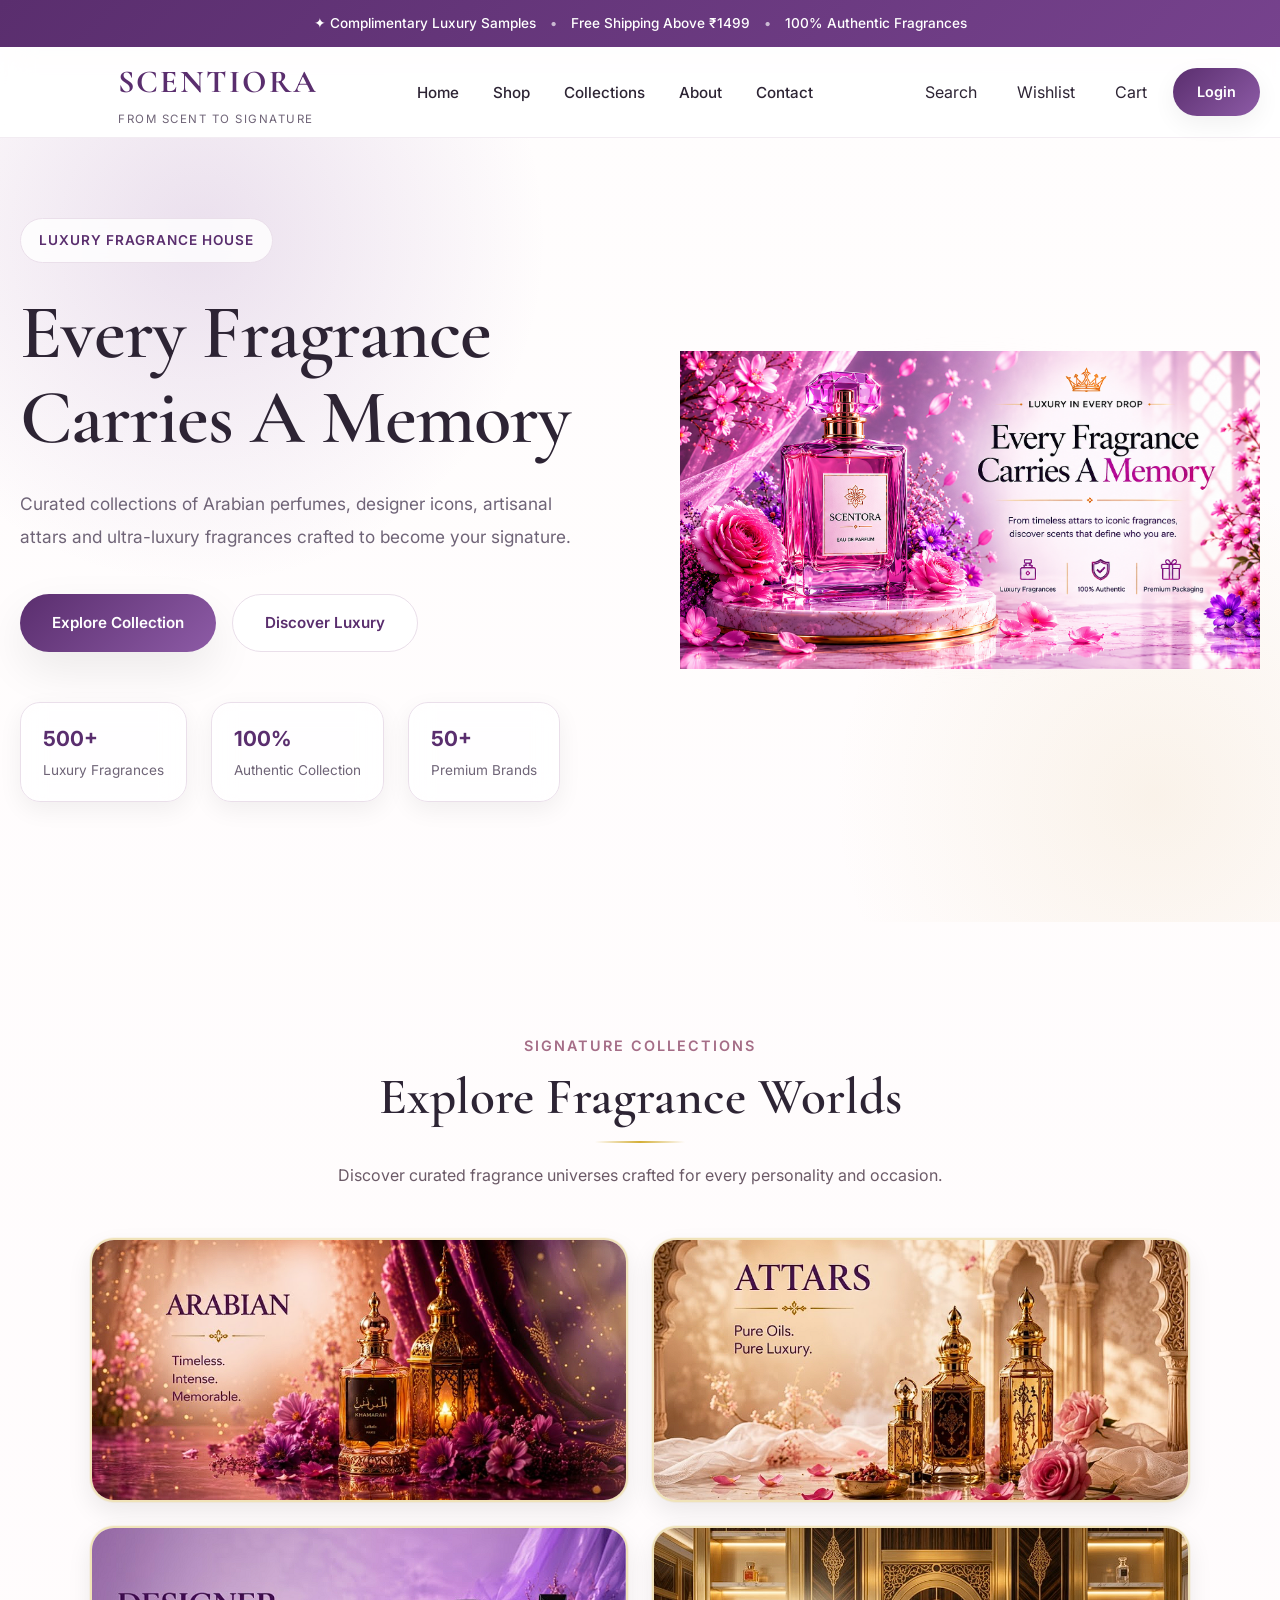
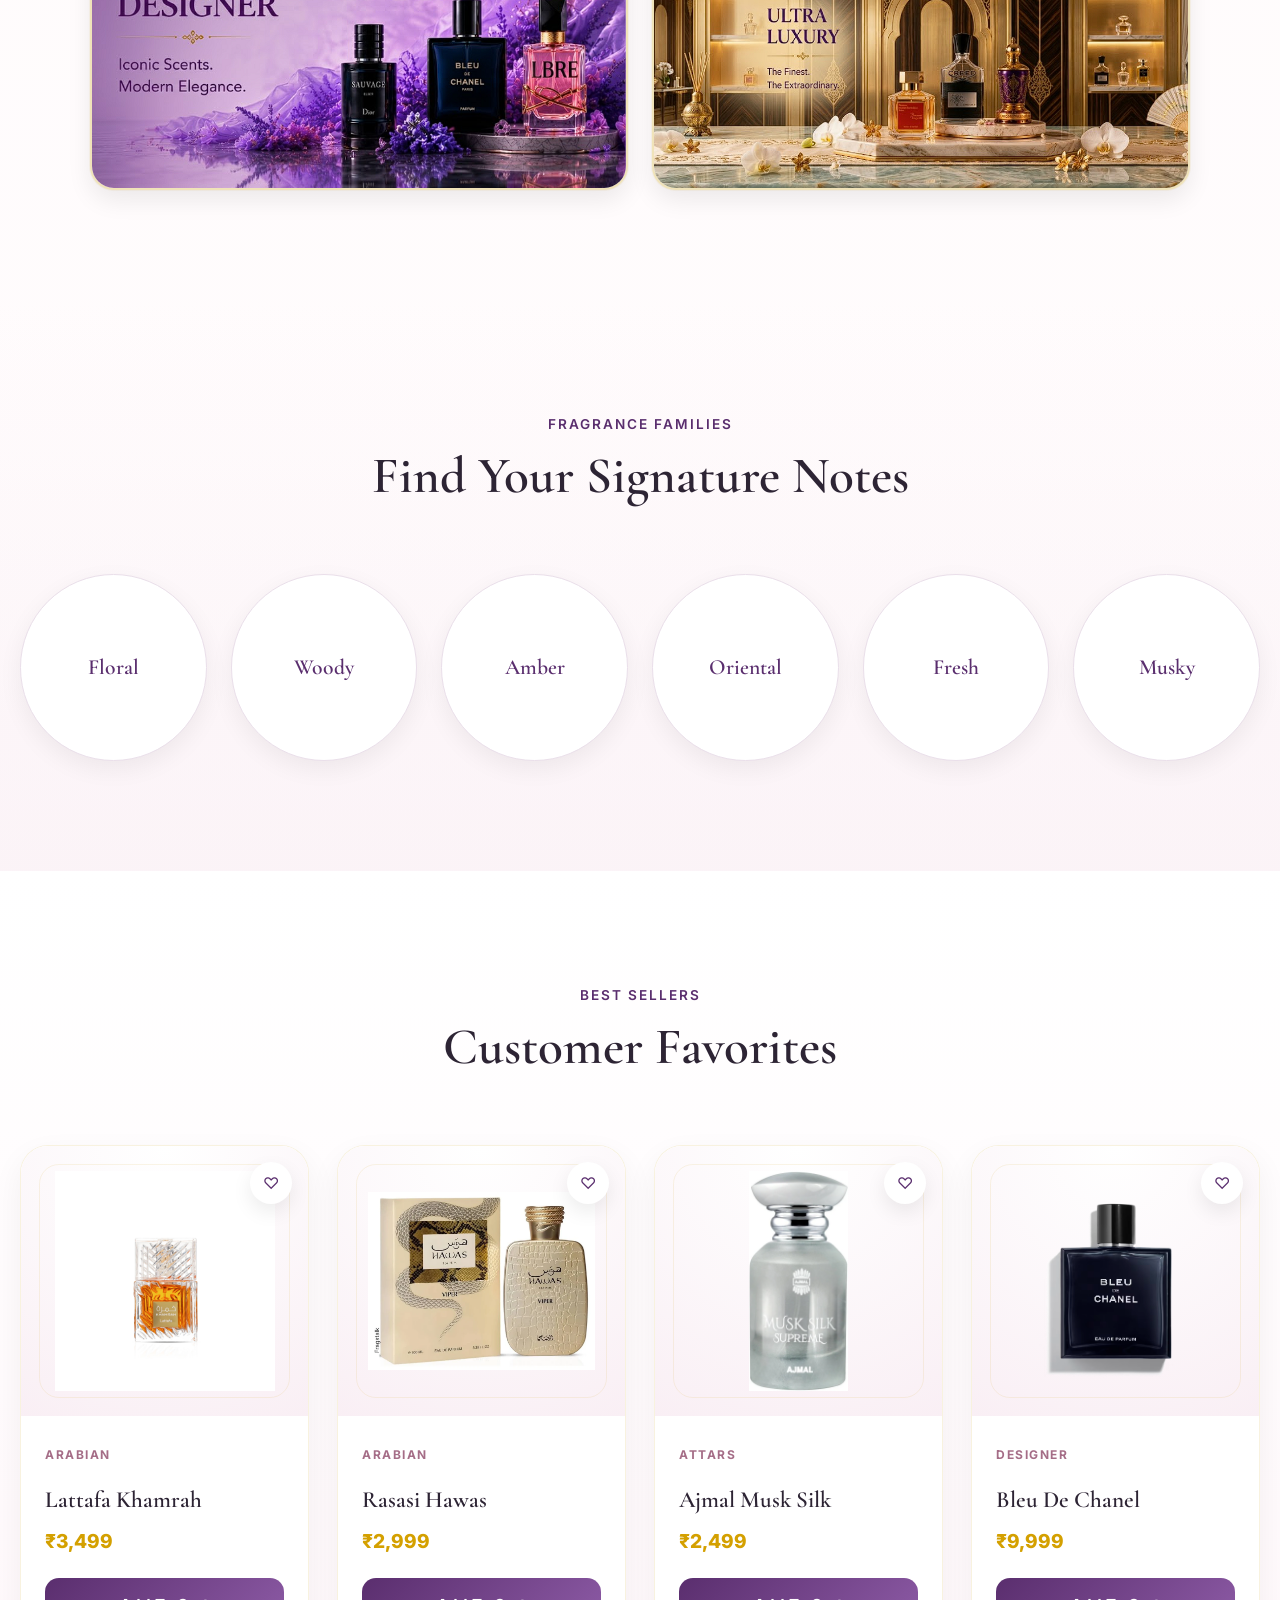
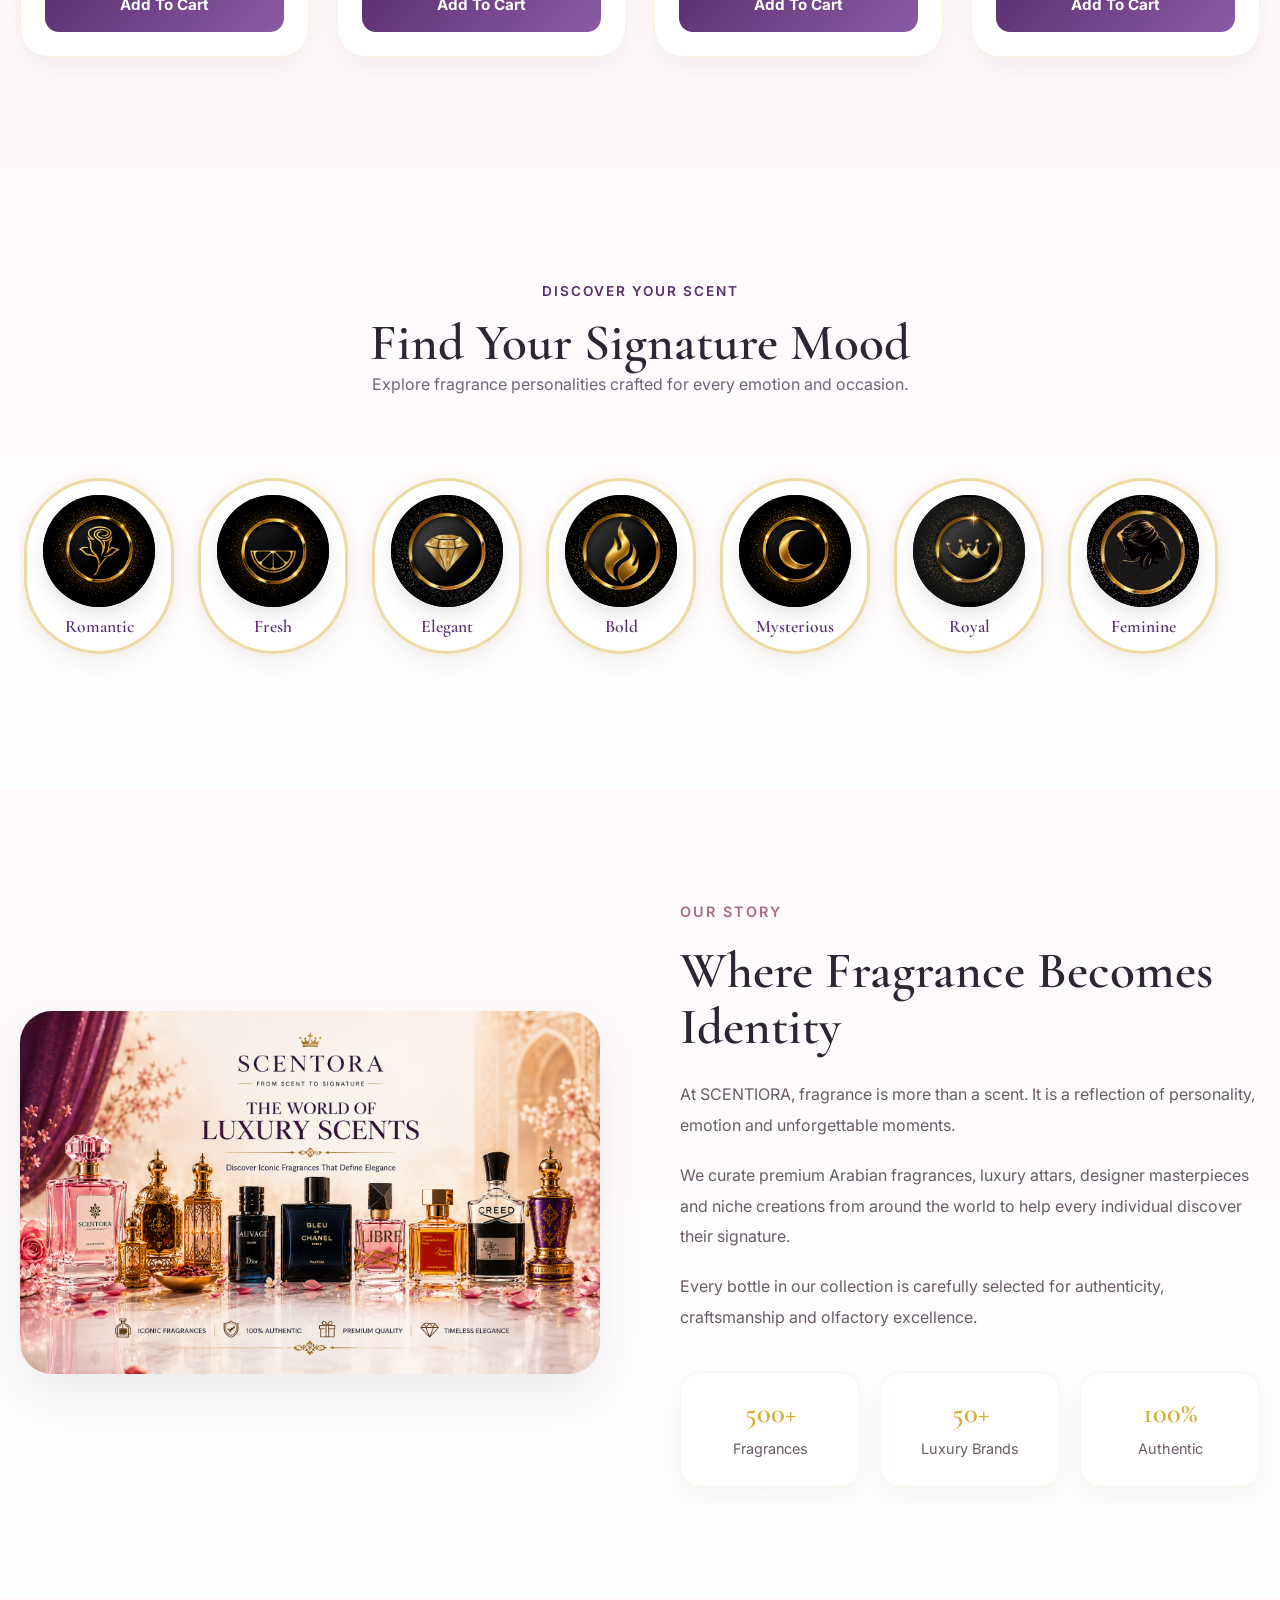
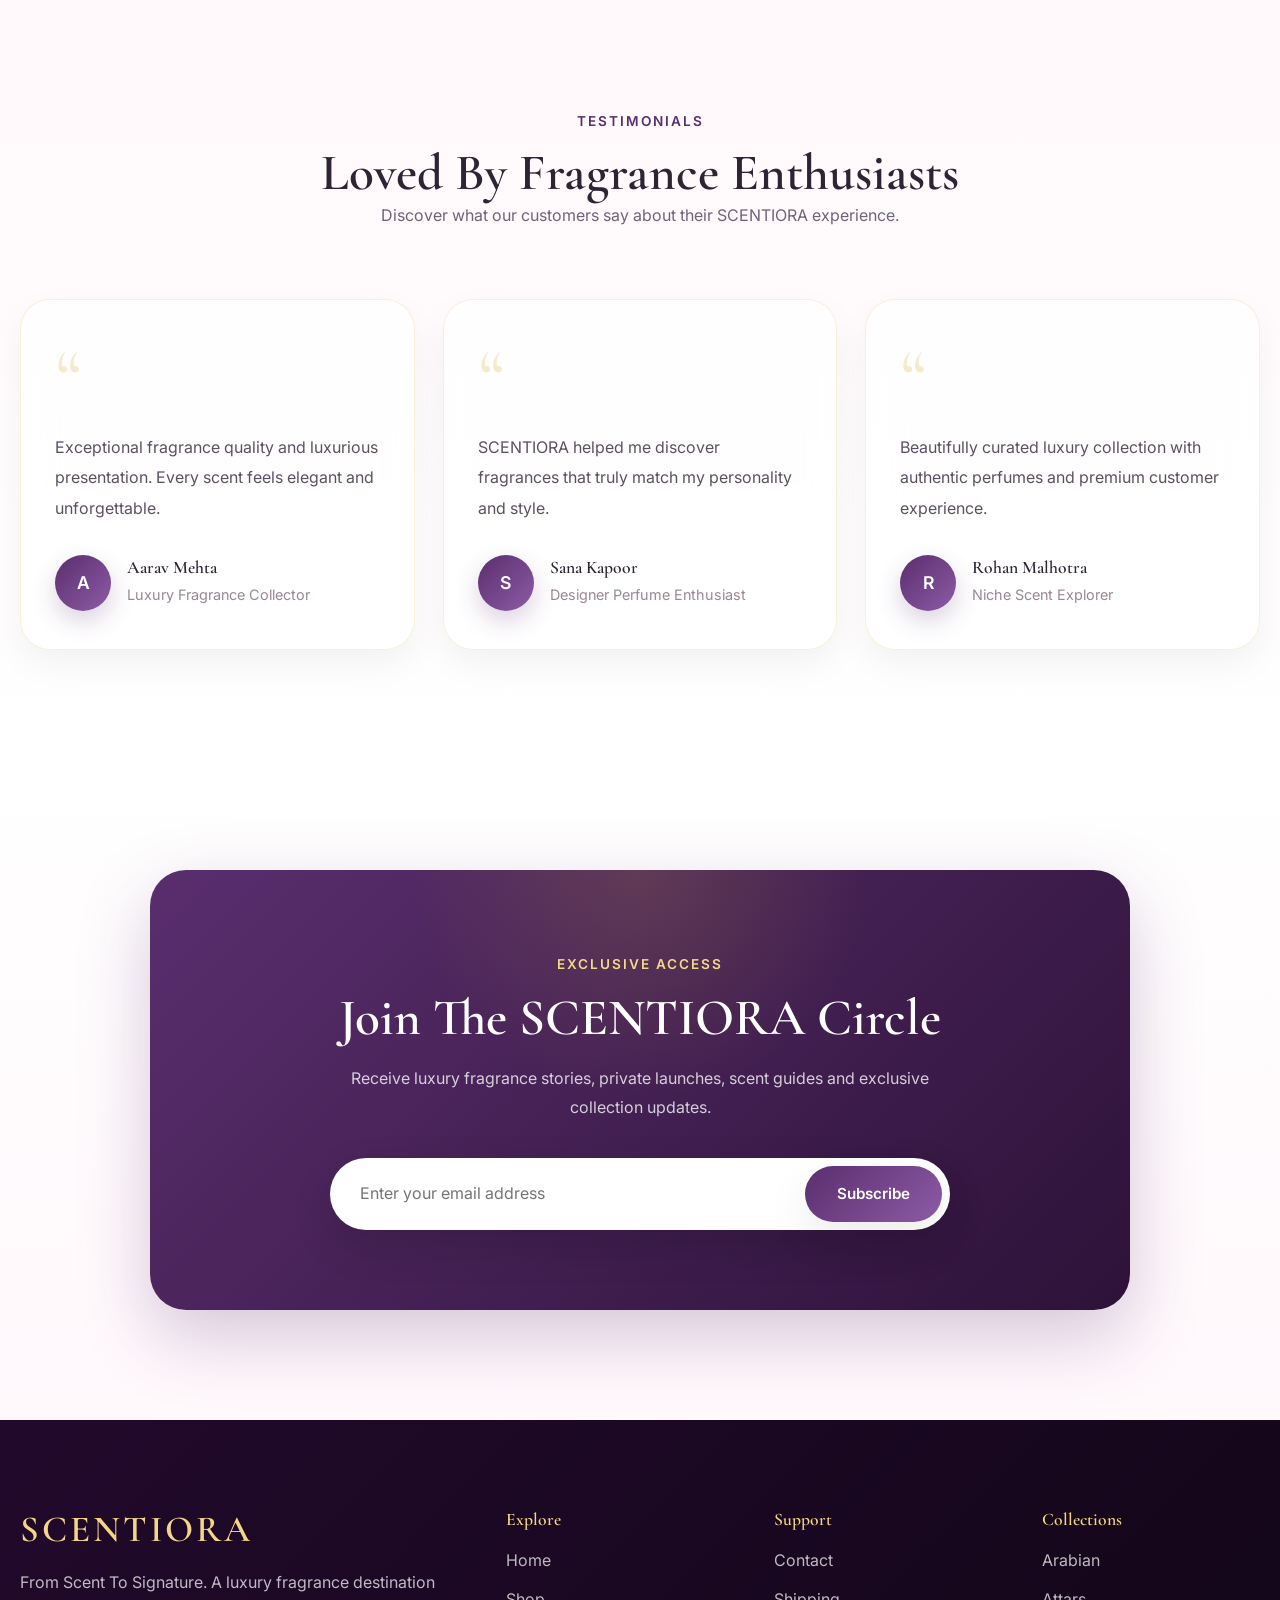
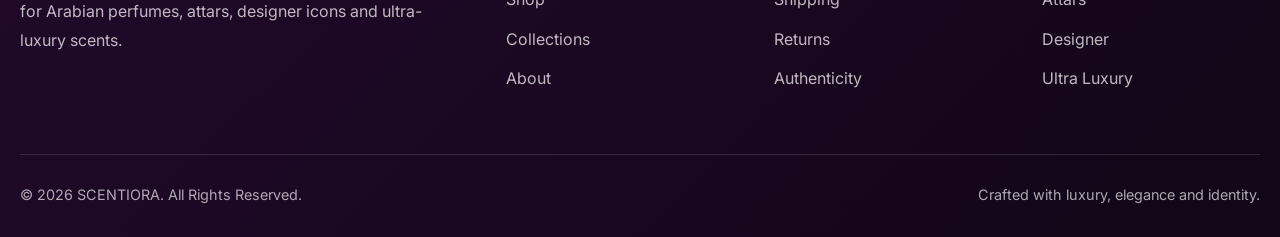
<file: index.html>
<!DOCTYPE html>
<html lang="en">
<head>
  <meta charset="UTF-8">
  <meta name="viewport" content="width=device-width, initial-scale=1.0">

  <title>SCENTIORA | From Scent to Signature</title>
  <link rel="icon" type="image/png" href="./images/collections/hero/fevicon.png">

  <meta
    name="description"
    content="Explore Arabian fragrances, Designer perfumes, Attars, and Ultra Luxury collections. Discover your signature scent with SCENTIORA."
  >

  <link rel="preconnect" href="https://fonts.googleapis.com">
  <link rel="preconnect" href="https://fonts.gstatic.com" crossorigin>

  <link
    href="https://fonts.googleapis.com/css2?family=Cormorant+Garamond:wght@400;500;600;700&family=Inter:wght@300;400;500;600&display=swap"
    rel="stylesheet"
  >

  <link rel="stylesheet" href="./css/style.css">
</head>

<body>

  <!-- Announcement Bar -->
  <div class="announcement-bar">
    <div class="container">
      <p>
        ✦ Complimentary Luxury Samples
        <span>•</span>
        Free Shipping Above ₹1499
        <span>•</span>
        100% Authentic Fragrances
      </p>
    </div>
  </div>

  <!-- Header -->
  <header class="header">

    <div class="container">

      <nav class="navbar">

        <a href="index.html" class="logo">
          <span><a href="index.html" class="logo">
                <span>SCENTIORA</span>
                <small>FROM SCENT TO SIGNATURE</small>
              </a>

        <ul class="nav-links">

          <li>
            <a href="index.html">Home</a>
          </li>

          <li>
            <a href="shop.html">Shop</a>
          </li>

          <li>
            <a href="product.html">Collections</a>
          </li>

          <li>
            <a href="about.html">About</a>
          </li>

          <li>
            <a href="contact.html">Contact</a>
          </li>

        </ul>

        <div class="nav-actions">

          <button class="icon-btn" id="search-btn">
            Search
          </button>

          <button class="icon-btn" id="wishlist-btn">
            Wishlist
          </button>

          <button class="icon-btn" id="cart-btn">
            Cart
          </button>

          <a href="login.html" class="login-btn">
            Login
          </a>

        </div>

      </nav>

    </div>

  </header>

  <main>

    <!-- Hero Section -->
    <section class="hero">

      <div class="container hero-container">

        <div class="hero-content">

          <span class="hero-tag">
            Luxury Fragrance House
          </span>

          <h1>
            Every Fragrance<br>
            Carries A Memory
          </h1>

          <p>
            Curated collections of Arabian perfumes,
            designer icons, artisanal attars and
            ultra-luxury fragrances crafted to become
            your signature.
          </p>

          <div class="hero-buttons">

            <a href="shop.html" class="btn btn-primary">
              Explore Collection
            </a>

            <a href="#collections" class="btn btn-secondary">
              Discover Luxury
            </a>

          </div>
              <div class="hero-highlights">
              <div class="hero-stat">
                <strong>500+</strong>
                <span>Luxury Fragrances</span>
              </div>

              <div class="hero-stat">
                <strong>100%</strong>
                <span>Authentic Collection</span>
              </div>

              <div class="hero-stat">
                <strong>50+</strong>
                <span>Premium Brands</span>
              </div>
            </div>
        </div>

        <div class="hero-image">

          <img
            src="images\collections\hero\scentoraheromain.png"
            alt="Scentora Luxury Fragrance"
          >

        </div>

      </div>

    </section>

 <!-- Collections -->

<section class="collections section" id="collections">

  <div class="container">

    <div class="section-header">
      <span>Signature Collections</span>
      <h2>Explore Fragrance Worlds</h2>
      <p>
        Discover curated fragrance universes crafted for every personality and occasion.
      </p>
    </div>

    <div class="collections-grid">

      <a href="#" class="collection-card">
        <img
          src="./images/collections/arabian1.png"
          alt="Arabian Collection"
        >
      </a>

      <a href="#" class="collection-card">
        <img
          src="./images/collections/attars1.png"
          alt="Attars Collection"
        >
      </a>

      <a href="#" class="collection-card">
        <img
          src="./images/collections/designers1.png"
          alt="Designer Collection"
        >
      </a>

      <a href="#" class="collection-card">
        <img
          src="./images/collections/ultraluxury1.png"
          alt="Ultra Luxury Collection"
        >
      </a>

    </div>

  </div>

</section>

    <!-- Fragrance Families -->
    <section class="families section">

      <div class="container">

        <div class="section-header">

          <span>Fragrance Families</span>

          <h2>
            Find Your Signature Notes
          </h2>

        </div>

        <div class="family-grid">

          <div class="family-card">Floral</div>
          <div class="family-card">Woody</div>
          <div class="family-card">Amber</div>
          <div class="family-card">Oriental</div>
          <div class="family-card">Fresh</div>
          <div class="family-card">Musky</div>

        </div>

      </div>

    </section>

    <!-- Best Sellers -->
    <section class="best-sellers section">

      <div class="container">

        <div class="section-header">

          <span>Best Sellers</span>

          <h2>
            Customer Favorites
          </h2>

        </div>

        <div
          class="products-grid"
          id="featured-products"
        ></div>

      </div>

    </section>

    <!-- Discover -->
<section class="discover section">

  <div class="container">

    <div class="section-header">
      <span>Discover Your Scent</span>
      <h2>Find Your Signature Mood</h2>
      <p>
        Explore fragrance personalities crafted for every emotion and occasion.
      </p>
    </div>

    <div class="mood-strip">

      <article class="mood-pill">
        <div class="mood-pill-icon">
          <img src="images\logos\romantic1.jpg" alt="Romantic">
        </div>
        <h3>Romantic</h3>
      </article>

      <article class="mood-pill">
        <div class="mood-pill-icon">
          <img src="images/logos/fresh.png" alt="Fresh">
        </div>
        <h3>Fresh</h3>
      </article>

      <article class="mood-pill">
        <div class="mood-pill-icon">
          <img src="images/logos/elegant.jpg" alt="Elegant">
        </div>
        <h3>Elegant</h3>
      </article>

      <article class="mood-pill">
        <div class="mood-pill-icon">
          <img src="images/logos/bold.png" alt="Bold">
        </div>
        <h3>Bold</h3>
      </article>

      <article class="mood-pill">
        <div class="mood-pill-icon">
          <img src="images/logos/mysterious.png" alt="Mysterious">
        </div>
        <h3>Mysterious</h3>
      </article>

      <article class="mood-pill">
        <div class="mood-pill-icon">
          <img src="images/logos/royal.jpg" alt="Royal">
        </div>
        <h3>Royal</h3>
      </article>

      <article class="mood-pill">
        <div class="mood-pill-icon">
          <img src="images/logos/feminine.jpg" alt="Feminine">
        </div>
        <h3>Feminine</h3>
      </article>

    </div>

  </div>

</section>

    <!-- Brand Story -->
          

        <section class="about section">

          <div class="container">

            <div class="about-wrapper">

              <div class="about-image">

                <img
                  src="./images/collections/hero/perfumes.png"
                  alt="Scentora Luxury Fragrances"
                >

              </div>

              <div class="about-content">

                <span>Our Story</span>

                <h2>
                  Where Fragrance Becomes Identity
                </h2>

                <p>
                  At SCENTIORA, fragrance is more than a scent.
                  It is a reflection of personality, emotion and
                  unforgettable moments.
                </p>

                <p>
                  We curate premium Arabian fragrances, luxury
                  attars, designer masterpieces and niche
                  creations from around the world to help every
                  individual discover their signature.
                </p>

                <p>
                  Every bottle in our collection is carefully
                  selected for authenticity, craftsmanship and
                  olfactory excellence.
                </p>

                <div class="about-stats">

                  <div class="stat-card">
                    <h3>500+</h3>
                    <p>Fragrances</p>
                  </div>

                  <div class="stat-card">
                    <h3>50+</h3>
                    <p>Luxury Brands</p>
                  </div>

                  <div class="stat-card">
                    <h3>100%</h3>
                    <p>Authentic</p>
                  </div>

                </div>

              </div>

            </div>

          </div>

        </section>

        <!-- Testimonials -->

<section class="testimonials section">

  <div class="container">

    <div class="section-header">

      <span>Testimonials</span>

      <h2>
        Loved By Fragrance Enthusiasts
      </h2>

      <p>
        Discover what our customers say about their SCENTIORA experience.
      </p>

    </div>

    <div class="testimonial-grid">

      <!-- Card 1 -->

      <article class="testimonial-card">

        <div class="quote-icon">“</div>

        <p>
          Exceptional fragrance quality and luxurious presentation.
          Every scent feels elegant and unforgettable.
        </p>

        <div class="testimonial-user">

          <div class="user-avatar">
            A
          </div>

          <div>

            <h4>Aarav Mehta</h4>

            <span>Luxury Fragrance Collector</span>

          </div>

        </div>

      </article>

      <!-- Card 2 -->

      <article class="testimonial-card">

        <div class="quote-icon">“</div>

        <p>
          SCENTIORA helped me discover fragrances that truly
          match my personality and style.
        </p>

        <div class="testimonial-user">

          <div class="user-avatar">
            S
          </div>

          <div>

            <h4>Sana Kapoor</h4>

            <span>Designer Perfume Enthusiast</span>

          </div>

        </div>

      </article>

      <!-- Card 3 -->

      <article class="testimonial-card">

        <div class="quote-icon">“</div>

        <p>
          Beautifully curated luxury collection with authentic
          perfumes and premium customer experience.
        </p>

        <div class="testimonial-user">

          <div class="user-avatar">
            R
          </div>

          <div>

            <h4>Rohan Malhotra</h4>

            <span>Niche Scent Explorer</span>

          </div>

        </div>

      </article>

    </div>

  </div>

</section>

  <!-- Newsletter -->
<section class="newsletter section">

  <div class="container">

    <div class="newsletter-box">

      <span>Exclusive Access</span>

      <h2>
        Join The SCENTIORA Circle
      </h2>

      <p>
        Receive luxury fragrance stories, private launches, scent guides and exclusive collection updates.
      </p>

      <form class="newsletter-form">

        <input
          type="email"
          placeholder="Enter your email address"
          required
        >

        <button type="submit" class="btn btn-primary">
          Subscribe
        </button>

      </form>

    </div>

  </div>

</section>

<!-- Footer -->
<footer class="footer">

  <div class="container">

    <div class="footer-grid">

      <div class="footer-brand">
        <h3>SCENTIORA</h3>
        <p>
          From Scent To Signature. A luxury fragrance destination for Arabian perfumes, attars, designer icons and ultra-luxury scents.
        </p>
      </div>

      <div class="footer-column">
        <h4>Explore</h4>
        <a href="index.html">Home</a>
        <a href="shop.html">Shop</a>
        <a href="#collections">Collections</a>
        <a href="about.html">About</a>
      </div>

      <div class="footer-column">
        <h4>Support</h4>
        <a href="contact.html">Contact</a>
        <a href="#">Shipping</a>
        <a href="#">Returns</a>
        <a href="#">Authenticity</a>
      </div>

      <div class="footer-column">
        <h4>Collections</h4>
        <a href="#">Arabian</a>
        <a href="#">Attars</a>
        <a href="#">Designer</a>
        <a href="#">Ultra Luxury</a>
      </div>

    </div>

    <div class="footer-bottom">
      <p>© 2026 SCENTIORA. All Rights Reserved.</p>
      <span>Crafted with luxury, elegance and identity.</span>
    </div>

  </div>

</footer>

  <script src="./js/products.js"></script>
<script src="./js/app.js"></script>

</body>
</html>
</file>
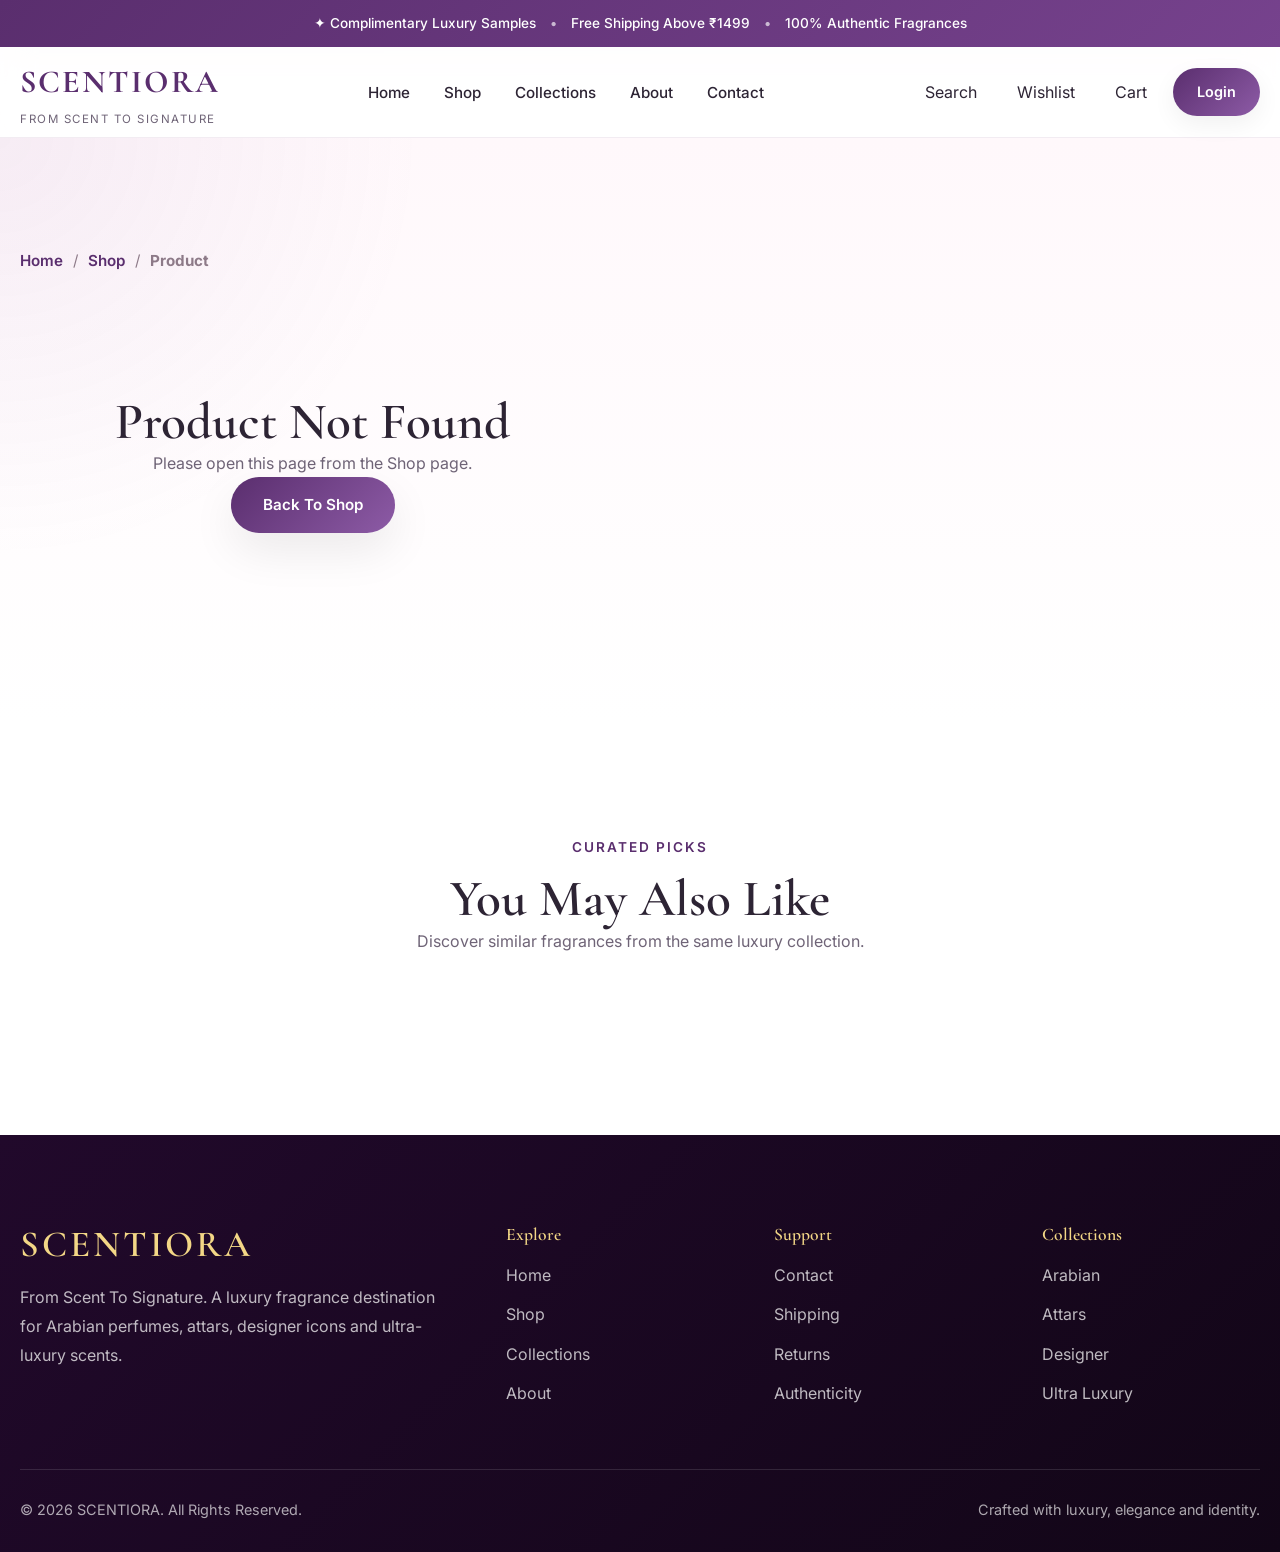
<file: product.html>
<!DOCTYPE html>
<html lang="en">
<head>
  <meta charset="UTF-8">
  <meta name="viewport" content="width=device-width, initial-scale=1.0">

  <title>Product Details | SCENTIORA</title>
  <link rel="icon" type="image/png" href="./images/collections/hero/fevicon.png">


  <meta
    name="description"
    content="View luxury fragrance details, price, collection and product information at SCENTIORA."
  >

  <link rel="preconnect" href="https://fonts.googleapis.com">
  <link rel="preconnect" href="https://fonts.gstatic.com" crossorigin>

  <link
    href="https://fonts.googleapis.com/css2?family=Cormorant+Garamond:wght@400;500;600;700&family=Inter:wght@300;400;500;600&display=swap"
    rel="stylesheet"
  >

  <link rel="stylesheet" href="./css/style.css">
</head>

<body>

  <div class="announcement-bar">
    <div class="container">
      <p>
        ✦ Complimentary Luxury Samples
        <span>•</span>
        Free Shipping Above ₹1499
        <span>•</span>
        100% Authentic Fragrances
      </p>
    </div>
  </div>

  <header class="header">
    <div class="container">

      <nav class="navbar">

        <a href="index.html" class="logo">
          <span>SCENTIORA</span>
          <small>FROM SCENT TO SIGNATURE</small>
        </a>

        <ul class="nav-links">
          <li><a href="index.html">Home</a></li>
          <li><a href="shop.html">Shop</a></li>
          <li><a href="index.html#collections">Collections</a></li>
          <li><a href="about.html">About</a></li>
          <li><a href="contact.html">Contact</a></li>
        </ul>

        <div class="nav-actions">
          <button class="icon-btn" id="search-btn">Search</button>
          <button class="icon-btn" id="wishlist-btn">Wishlist</button>
          <button class="icon-btn" id="cart-btn">Cart</button>
          <a href="login.html" class="login-btn">Login</a>
        </div>

      </nav>

    </div>
  </header>

  <main>

    <section class="product-detail section">

      <div class="container">

        <div class="breadcrumb">
          <a href="index.html">Home</a>
          <span>/</span>
          <a href="shop.html">Shop</a>
          <span>/</span>
          <strong id="breadcrumbProduct">Product</strong>
        </div>

        <div class="product-detail-layout" id="productDetail"></div>

      </div>

    </section>

    <section class="related-products section">

      <div class="container">

        <div class="section-header">
          <span>Curated Picks</span>
          <h2>You May Also Like</h2>
          <p>
            Discover similar fragrances from the same luxury collection.
          </p>
        </div>

        <div class="products-grid" id="relatedProducts"></div>

      </div>

    </section>

  </main>

  <footer class="footer">

    <div class="container">

      <div class="footer-grid">

        <div class="footer-brand">
          <h3>SCENTIORA</h3>
          <p>
            From Scent To Signature. A luxury fragrance destination for Arabian perfumes, attars, designer icons and ultra-luxury scents.
          </p>
        </div>

        <div class="footer-column">
          <h4>Explore</h4>
          <a href="index.html">Home</a>
          <a href="shop.html">Shop</a>
          <a href="index.html#collections">Collections</a>
          <a href="about.html">About</a>
        </div>

        <div class="footer-column">
          <h4>Support</h4>
          <a href="contact.html">Contact</a>
          <a href="#">Shipping</a>
          <a href="#">Returns</a>
          <a href="#">Authenticity</a>
        </div>

        <div class="footer-column">
          <h4>Collections</h4>
          <a href="shop.html?category=arabian">Arabian</a>
          <a href="shop.html?category=attars">Attars</a>
          <a href="shop.html?category=designer">Designer</a>
          <a href="shop.html?category=ultra-luxury">Ultra Luxury</a>
        </div>

      </div>

      <div class="footer-bottom">
        <p>© 2026 SCENTIORA. All Rights Reserved.</p>
        <span>Crafted with luxury, elegance and identity.</span>
      </div>

    </div>

  </footer>

  <script src="./js/products.js"></script>
  <script src="./js/product.js"></script>

</body>
</html>
</file>
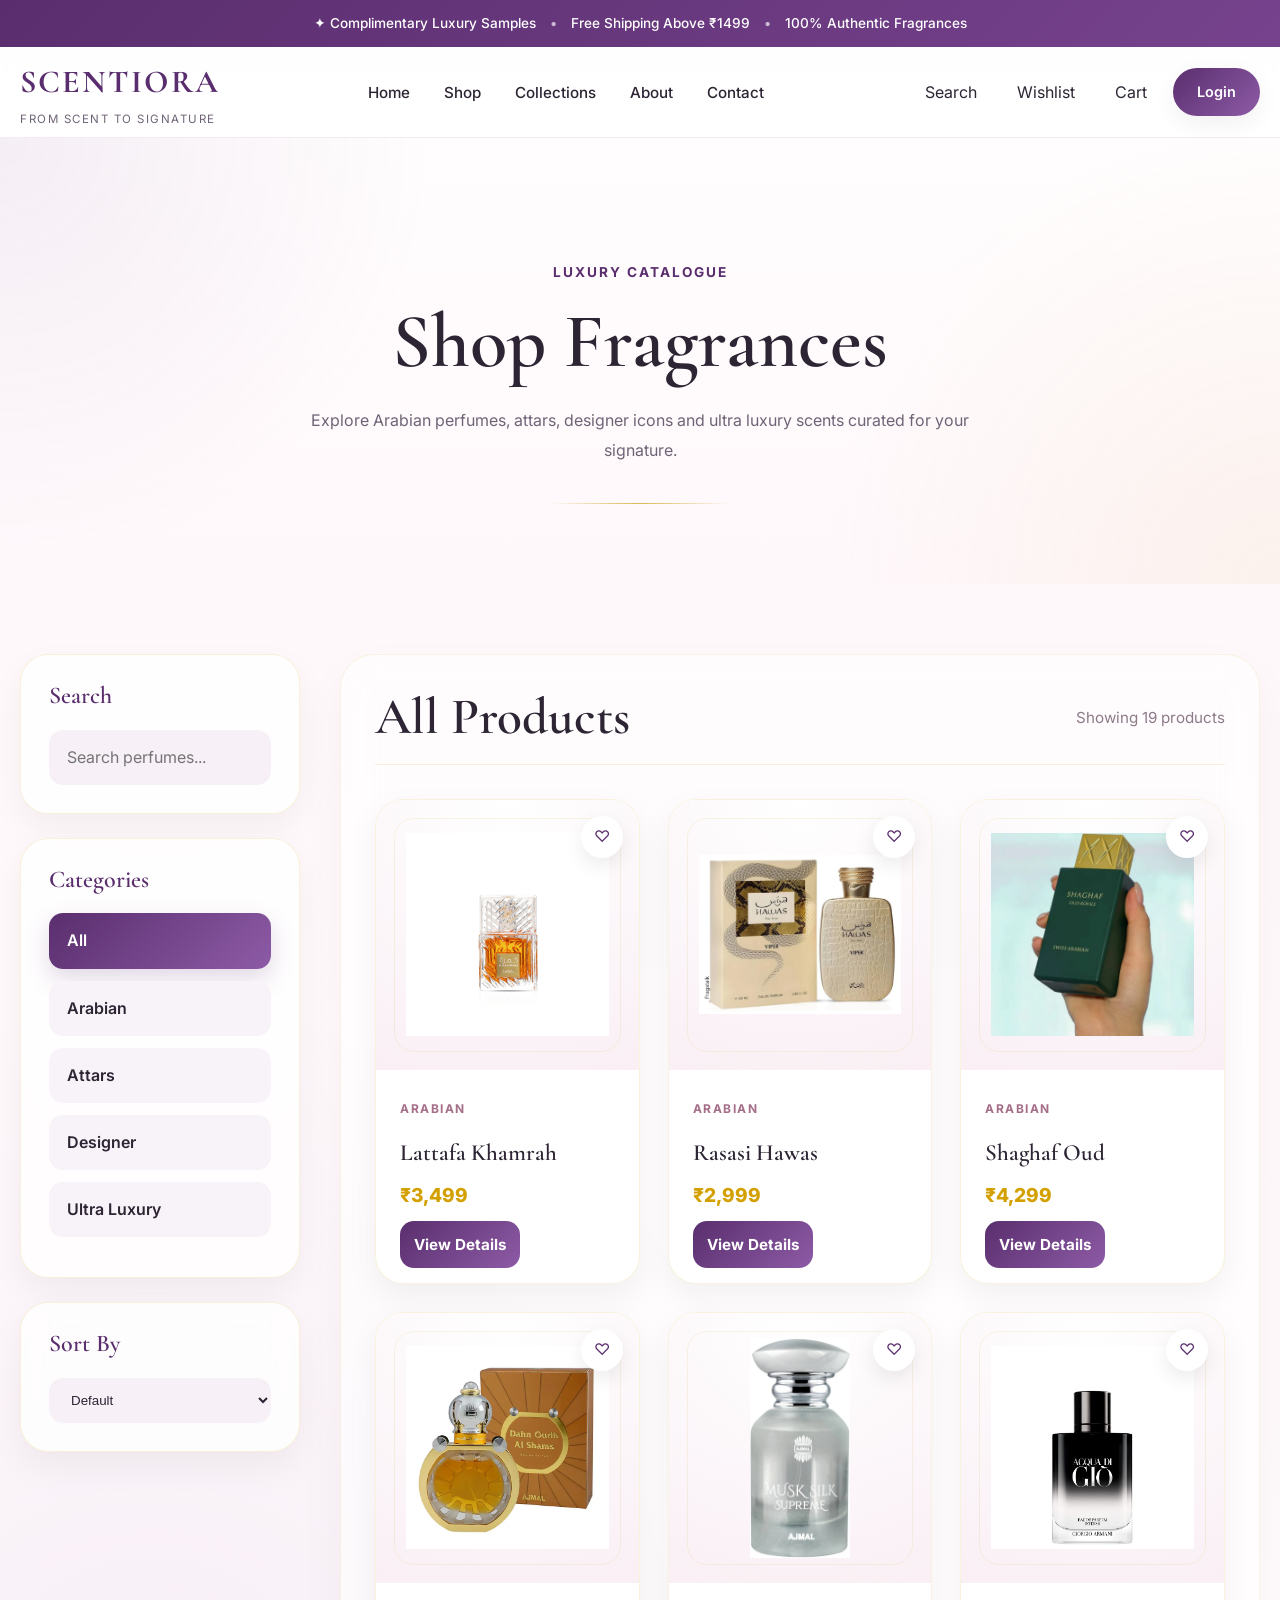
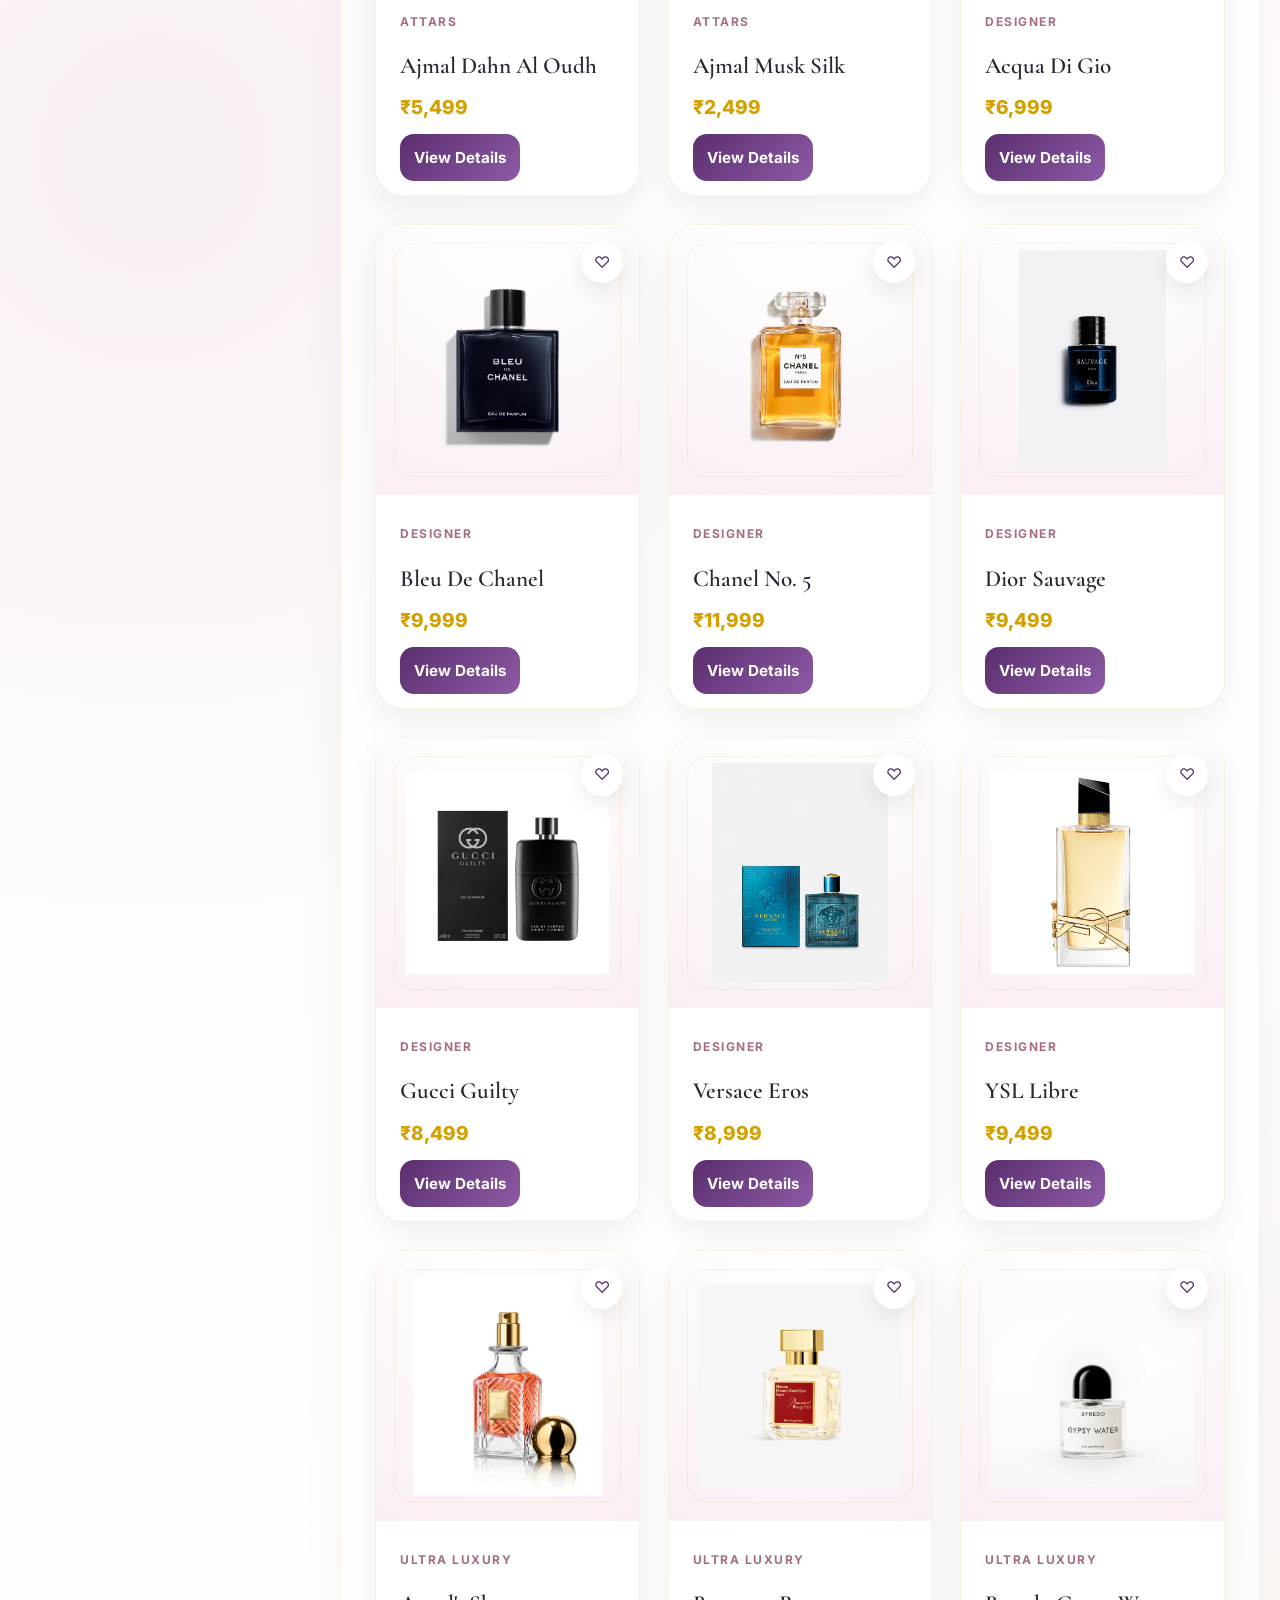
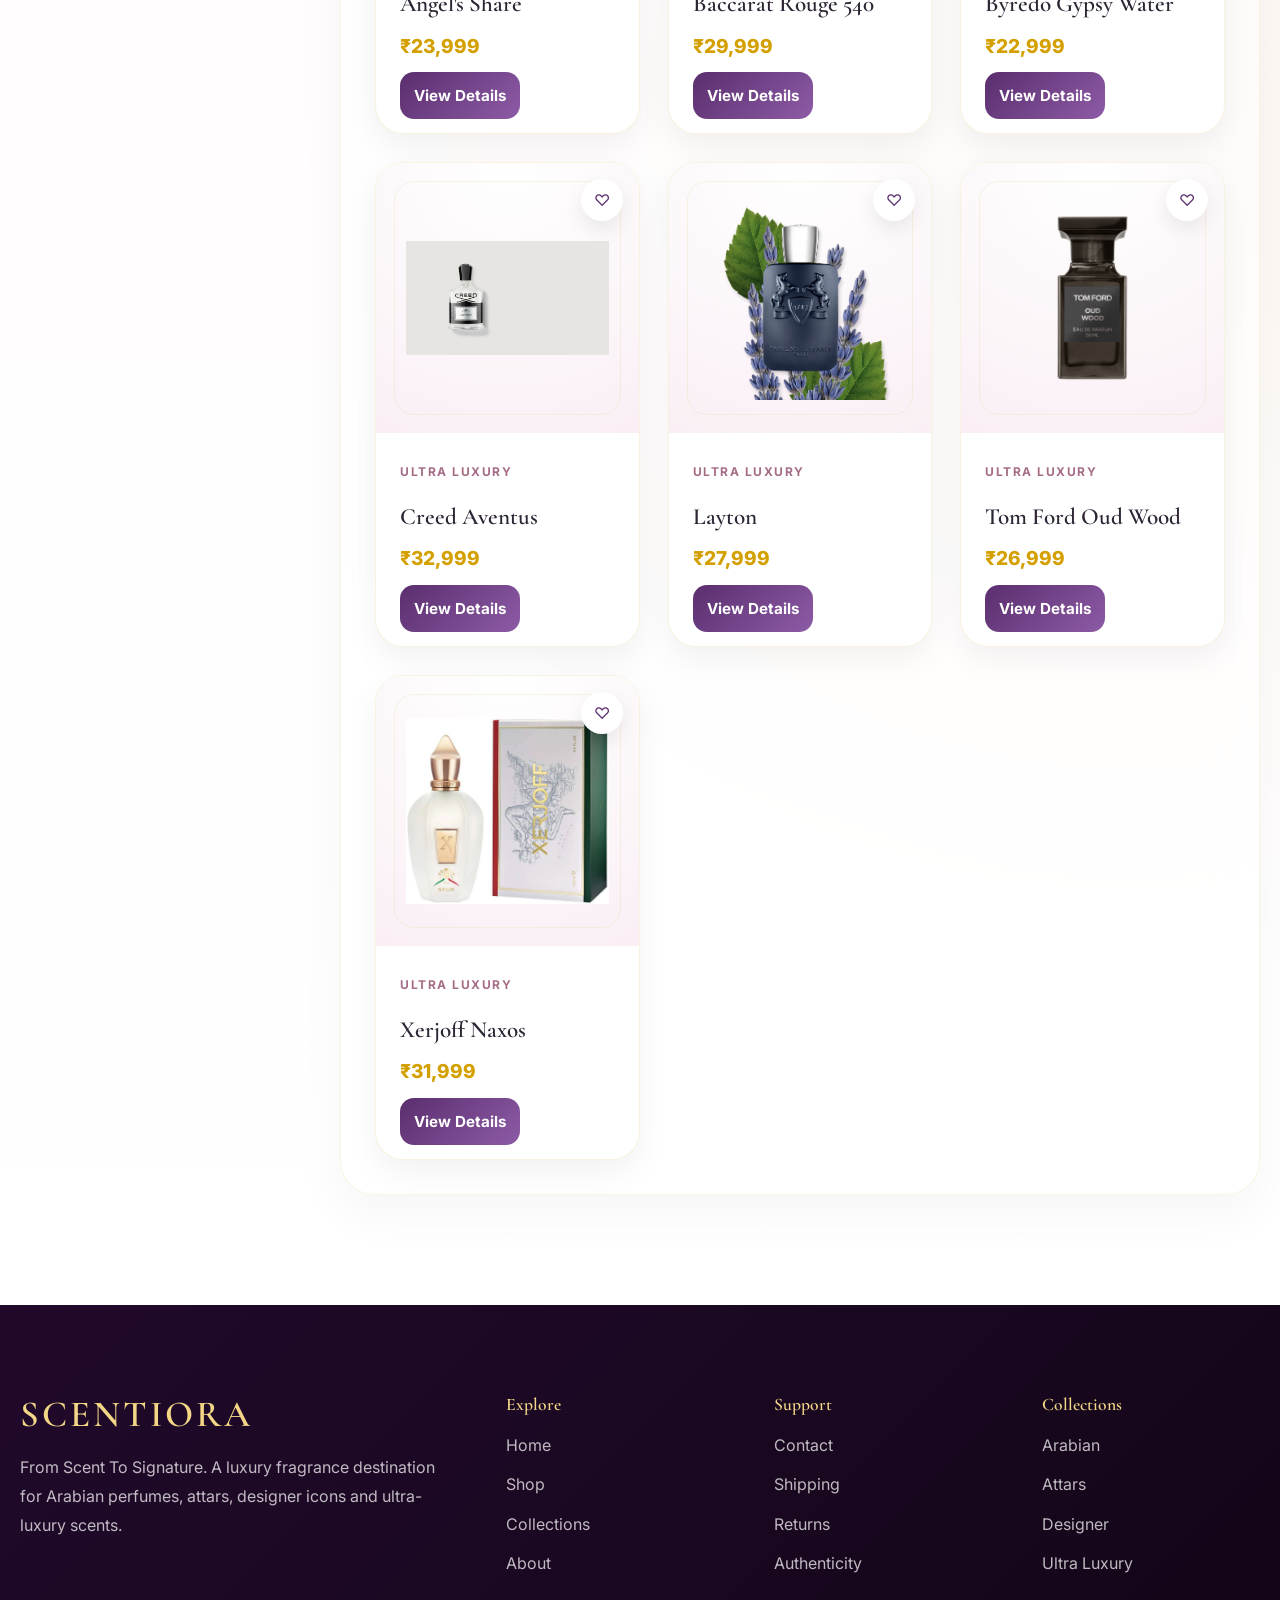
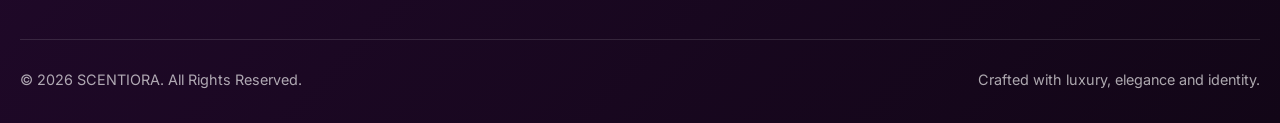
<file: shop.html>
<!DOCTYPE html>
<html lang="en">
<head>
  <meta charset="UTF-8">
  <meta name="viewport" content="width=device-width, initial-scale=1.0">

  <title>Shop | SCENTIORA</title>
  <link rel="icon" type="image/png" href="./images/collections/hero/fevicon.png">
  <meta
    name="description"
    content="Shop luxury Arabian perfumes, attars, designer fragrances and ultra luxury scents at SCENTIORA."
  >

  <link rel="preconnect" href="https://fonts.googleapis.com">
  <link rel="preconnect" href="https://fonts.gstatic.com" crossorigin>

  <link
    href="https://fonts.googleapis.com/css2?family=Cormorant+Garamond:wght@400;500;600;700&family=Inter:wght@300;400;500;600&display=swap"
    rel="stylesheet"
  >

  <link rel="stylesheet" href="./css/style.css">
</head>

<body>

  <div class="announcement-bar">
    <div class="container">
      <p>
        ✦ Complimentary Luxury Samples
        <span>•</span>
        Free Shipping Above ₹1499
        <span>•</span>
        100% Authentic Fragrances
      </p>
    </div>
  </div>

  <header class="header">
    <div class="container">
      <nav class="navbar">

        <a href="index.html" class="logo">
          <span>SCENTIORA</span>
          <small>FROM SCENT TO SIGNATURE</small>
        </a>

        <ul class="nav-links">
          <li><a href="index.html">Home</a></li>
          <li><a href="shop.html">Shop</a></li>
          <li><a href="index.html#collections">Collections</a></li>
          <li><a href="about.html">About</a></li>
          <li><a href="contact.html">Contact</a></li>
        </ul>

        <div class="nav-actions">
          <button class="icon-btn" id="search-btn">Search</button>
          <button class="icon-btn" id="wishlist-btn">Wishlist</button>
          <button class="icon-btn" id="cart-btn">Cart</button>
          <a href="login.html" class="login-btn">Login</a>
        </div>

      </nav>
    </div>
  </header>

  <main>

    <section class="shop-hero section">
      <div class="container">
        <span>Luxury Catalogue</span>
        <h1>Shop Fragrances</h1>
        <p>
          Explore Arabian perfumes, attars, designer icons and ultra luxury scents curated for your signature.
        </p>
      </div>
    </section>

    <section class="shop-section section">
      <div class="container shop-layout">

        <aside class="shop-sidebar">

          <div class="filter-box">
            <h3>Search</h3>
            <input
              type="text"
              id="shopSearch"
              placeholder="Search perfumes..."
            >
          </div>

          <div class="filter-box">
            <h3>Categories</h3>

            <button class="shop-filter active" data-category="all">All</button>
            <button class="shop-filter" data-category="arabian">Arabian</button>
            <button class="shop-filter" data-category="attars">Attars</button>
            <button class="shop-filter" data-category="designer">Designer</button>
            <button class="shop-filter" data-category="ultra-luxury">Ultra Luxury</button>
          </div>

          <div class="filter-box">
            <h3>Sort By</h3>

            <select id="sortProducts">
              <option value="default">Default</option>
              <option value="low-high">Price: Low to High</option>
              <option value="high-low">Price: High to Low</option>
              <option value="name">Name</option>
            </select>
          </div>

        </aside>

        <div class="shop-products">

          <div class="shop-topbar">
            <h2>All Products</h2>
            <p id="productCount">Showing products</p>
          </div>

          <div class="products-grid" id="shopProducts"></div>

        </div>

      </div>
    </section>

  </main>

  <footer class="footer">

    <div class="container">

      <div class="footer-grid">

        <div class="footer-brand">
          <h3>SCENTIORA</h3>
          <p>
            From Scent To Signature. A luxury fragrance destination for Arabian perfumes, attars, designer icons and ultra-luxury scents.
          </p>
        </div>

        <div class="footer-column">
          <h4>Explore</h4>
          <a href="index.html">Home</a>
          <a href="shop.html">Shop</a>
          <a href="index.html#collections">Collections</a>
          <a href="about.html">About</a>
        </div>

        <div class="footer-column">
          <h4>Support</h4>
          <a href="contact.html">Contact</a>
          <a href="#">Shipping</a>
          <a href="#">Returns</a>
          <a href="#">Authenticity</a>
        </div>

        <div class="footer-column">
          <h4>Collections</h4>
          <a href="#">Arabian</a>
          <a href="#">Attars</a>
          <a href="#">Designer</a>
          <a href="#">Ultra Luxury</a>
        </div>

      </div>

      <div class="footer-bottom">
        <p>© 2026 SCENTIORA. All Rights Reserved.</p>
        <span>Crafted with luxury, elegance and identity.</span>
      </div>

    </div>

  </footer>

  <script src="./js/products.js"></script>
  <script src="./js/shop.js"></script>

</body>
</html>
</file>
<file: css/style.css>
/* Variables */

:root{
  --primary:#5a2e6e;
  --primary-light:#8d5ba6;
  --accent:#d4a95f;

  --rose:#f8edf3;
  --rose-soft:#fff4f8;
  --ivory:#fffdfb;
  --white:#ffffff;

  --text:#2d2434;
  --text-light:#6f6477;

  --border:#eadfea;

  --shadow-sm:0 8px 24px rgba(0,0,0,.06);
  --shadow-md:0 18px 45px rgba(0,0,0,.08);
  --shadow-lg:0 30px 70px rgba(0,0,0,.12);

  --radius-sm:12px;
  --radius-md:20px;
  --radius-lg:32px;

  --container:1280px;
  --transition:.3s ease;
}

/* Reset */

*{
  margin:0;
  padding:0;
  box-sizing:border-box;
}

html{
  scroll-behavior:smooth;
}

body{
  font-family:"Inter",sans-serif;
  background:linear-gradient(
    180deg,
    #fffdfd 0%,
    #fff8fb 100%
  );
  color:var(--text);
  line-height:1.7;
  overflow-x:hidden;
}

img{
  display:block;
  width:100%;
}

a{
  color:inherit;
  text-decoration:none;
}

ul{
  list-style:none;
}

button,
input{
  font:inherit;
}

button{
  border:none;
  background:none;
  cursor:pointer;
}

/* Base */

h1,
h2,
h3,
h4{
  font-family:"Cormorant Garamond",serif;
  line-height:1.1;
  font-weight:600;
}

h1{
  font-size:clamp(3rem,6vw,6rem);
}

h2{
  font-size:clamp(2.2rem,4vw,4rem);
}

h3{
  font-size:1.8rem;
}

p{
  color:var(--text-light);
}

.container{
  width:min(100% - 40px,var(--container));
  margin-inline:auto;
}

.section{
  padding:110px 0;
}

.section-header{
  text-align:center;
  margin-bottom:70px;
}

.section-header span{
  display:inline-block;
  margin-bottom:12px;
  color:var(--primary);
  font-size:.85rem;
  font-weight:600;
  letter-spacing:2px;
  text-transform:uppercase;
}

.section-header h2{
  color:var(--text);
}

/* Buttons */

.btn{
  display:inline-flex;
  align-items:center;
  justify-content:center;
  gap:10px;
  padding:15px 32px;
  border-radius:999px;
  font-size:.95rem;
  font-weight:600;
  transition:var(--transition);
}

.btn-primary{
  background:linear-gradient(
    135deg,
    var(--primary),
    var(--primary-light)
  );
  color:#fff;
  box-shadow:var(--shadow-md);
}

.btn-primary:hover{
  transform:translateY(-3px);
}

.btn-secondary{
  background:#fff;
  border:1px solid var(--border);
  color:var(--primary);
}

.btn-secondary:hover{
  transform:translateY(-3px);
  box-shadow:var(--shadow-sm);
}

/* Announcement */

.announcement-bar{
  background:linear-gradient(
    135deg,
    var(--primary),
    #76428d
  );
  padding:12px 20px;
  text-align:center;
}

.announcement-bar p{
  color:#fff;
  font-size:.85rem;
  font-weight:500;
}

.announcement-bar span{
  margin:0 10px;
  opacity:.65;
}

/* Header */

.header{
  position:sticky;
  top:0;
  z-index:1000;
  backdrop-filter:blur(16px);
  background:rgba(255,255,255,.78);
  border-bottom:1px solid rgba(234,223,234,.6);
}

.navbar{
  display:flex;
  align-items:center;
  justify-content:space-between;
  min-height:90px;
  gap:30px;
}

.logo{
  display:flex;
  flex-direction:column;
}

.logo span{
  font-family:"Cormorant Garamond",serif;
  font-size:2rem;
  font-weight:700;
  letter-spacing:2px;
  color:var(--primary);
}

.logo small{
  color:var(--text-light);
  font-size:.72rem;
  letter-spacing:1.5px;
  text-transform:uppercase;
}

.nav-links{
  display:flex;
  align-items:center;
  gap:34px;
}

.nav-links a{
  position:relative;
  font-size:.95rem;
  font-weight:500;
  transition:var(--transition);
}

.nav-links a::after{
  content:"";
  position:absolute;
  left:0;
  bottom:-6px;
  width:0;
  height:2px;
  background:var(--accent);
  transition:var(--transition);
}

.nav-links a:hover{
  color:var(--primary);
}

.nav-links a:hover::after{
  width:100%;
}

.nav-actions{
  display:flex;
  align-items:center;
  gap:12px;
}

.icon-btn{
  padding:10px 14px;
  border-radius:999px;
  color:var(--text);
  transition:var(--transition);
}

.icon-btn:hover{
  background:var(--rose);
  color:var(--primary);
}

.login-btn{
  display:inline-flex;
  align-items:center;
  justify-content:center;
  padding:12px 24px;
  border-radius:999px;
  background:linear-gradient(
    135deg,
    var(--primary),
    var(--primary-light)
  );
  color:#fff;
  font-size:.9rem;
  font-weight:600;
  box-shadow:var(--shadow-sm);
  transition:var(--transition);
}

.login-btn:hover{
  transform:translateY(-2px);
}

/* Utilities */

.collection-card,
.family-card,
.mood-card,
.testimonial-card,
.product-card{
  transition:var(--transition);
}
/* Hero */

.hero{
  position:relative;
  overflow:hidden;
  padding:80px 0 120px;
}

.hero::before{
  content:"";
  position:absolute;
  top:-250px;
  left:-150px;
  width:700px;
  height:700px;
  border-radius:50%;
  background:radial-gradient(
    rgba(141,91,166,.18),
    transparent 70%
  );
  pointer-events:none;
}

.hero::after{
  content:"";
  position:absolute;
  right:-200px;
  bottom:-200px;
  width:650px;
  height:650px;
  border-radius:50%;
  background:radial-gradient(
    rgba(212,169,95,.12),
    transparent 70%
  );
  pointer-events:none;
}

.hero-container{
  display:grid;
  grid-template-columns:1fr 1fr;
  align-items:center;
  gap:80px;
  position:relative;
  z-index:2;
}

.hero-content{
  max-width:620px;
}

.hero-tag{
  display:inline-flex;
  align-items:center;
  gap:10px;
  padding:10px 18px;
  margin-bottom:28px;
  border-radius:999px;
  background:rgba(255,255,255,.8);
  border:1px solid var(--border);
  backdrop-filter:blur(10px);
  color:var(--primary);
  font-size:.85rem;
  font-weight:600;
  letter-spacing:1px;
  text-transform:uppercase;
}

.hero-content h1{
  margin-bottom:28px;
  color:var(--text);
  letter-spacing:-1px;
}

.hero-content p{
  max-width:560px;
  margin-bottom:40px;
  font-size:1.08rem;
  line-height:1.9;
}

.hero-buttons{
  display:flex;
  flex-wrap:wrap;
  gap:16px;
}

.hero-image{
  position:relative;
  display:flex;
  justify-content:center;
  align-items:center;
}

.hero-image::before{
  content:"";
  position:absolute;
  inset:10%;
  border-radius:50%;
  background:radial-gradient(
    rgba(248,237,243,.9),
    rgba(236,215,227,.4)
  );
  filter:blur(20px);
  z-index:-1;
}

.hero-image img{
  width:100%;
  max-width:650px;
  object-fit:contain;
  animation:heroFloat 6s ease-in-out infinite;
}

@keyframes heroFloat{
  0%{
    transform:translateY(0);
  }
  50%{
    transform:translateY(-14px);
  }
  100%{
    transform:translateY(0);
  }
}

/* Hero Highlights */

.hero-highlights{
  display:flex;
  gap:24px;
  margin-top:50px;
}

.hero-stat{
  padding:18px 22px;
  border-radius:var(--radius-md);
  background:rgba(255,255,255,.75);
  border:1px solid var(--border);
  backdrop-filter:blur(12px);
  box-shadow:var(--shadow-sm);
}

.hero-stat strong{
  display:block;
  color:var(--primary);
  font-size:1.3rem;
}

.hero-stat span{
  color:var(--text-light);
  font-size:.85rem;
}

/* Hero Decorative Cards */

.hero-card{
  position:absolute;
  padding:18px;
  border-radius:var(--radius-md);
  background:rgba(255,255,255,.85);
  border:1px solid var(--border);
  backdrop-filter:blur(14px);
  box-shadow:var(--shadow-md);
}

.hero-card h4{
  font-size:1.1rem;
  margin-bottom:4px;
}

.hero-card p{
  font-size:.85rem;
}

.hero-card-left{
  left:-40px;
  top:15%;
}

.hero-card-right{
  right:-20px;
  bottom:15%;
}

/* Responsive Hero */

@media(max-width:1100px){

  .hero-container{
    gap:50px;
  }

  .hero-content h1{
    font-size:4.5rem;
  }
}

@media(max-width:900px){

  .hero{
    padding:60px 0 90px;
  }

  .hero-container{
    grid-template-columns:1fr;
    text-align:center;
  }

  .hero-content{
    max-width:100%;
  }

  .hero-content p{
    margin-inline:auto;
  }

  .hero-buttons{
    justify-content:center;
  }

  .hero-highlights{
    justify-content:center;
    flex-wrap:wrap;
  }

  .hero-image{
    order:-1;
  }

  .hero-card{
    display:none;
  }
}

@media(max-width:576px){

  .hero-content h1{
    font-size:3.3rem;
  }

  .hero-content p{
    font-size:1rem;
  }

  .hero-buttons{
    flex-direction:column;
  }

  .hero-buttons .btn{
    width:100%;
  }
}
/* Collections */

.collections{
  position:relative;
}

.collections-grid{
  display:grid;
  grid-template-columns:repeat(2,1fr);
  gap:24px;
  max-width:1100px;
  margin:0 auto;
}

.collection-card{
  position:relative;
  display:block;
  overflow:hidden;
  border-radius:24px;
  text-decoration:none;
  background:#fff;
  border:2px solid rgba(212,175,55,.35);
  box-shadow:
    0 10px 25px rgba(0,0,0,.08),
    0 0 0 1px rgba(212,175,55,.08);
  transition:all .4s ease;
}

.collection-card img{
  width:100%;
  display:block;
  max-height:260px;
  object-fit:cover;
  object-position:center;
  transition:transform .7s ease;
}

/* Gold Border Glow */

.collection-card::before{
  content:"";
  position:absolute;
  inset:-3px;
  border-radius:28px;
  background:
    linear-gradient(
      135deg,
      rgba(255,215,0,.15),
      rgba(212,175,55,.95),
      rgba(255,240,180,.75),
      rgba(212,175,55,.95),
      rgba(255,215,0,.15)
    );
  opacity:0;
  transition:.4s ease;
  pointer-events:none;
  filter:blur(8px);
}

.collection-card:hover{
  transform:translateY(-10px);
  border-color:rgba(212,175,55,.9);
  box-shadow:
    0 18px 40px rgba(0,0,0,.15),
    0 0 20px rgba(212,175,55,.55),
    0 0 40px rgba(212,175,55,.45),
    0 0 80px rgba(212,175,55,.25);
}

.collection-card:hover::before{
  opacity:1;
}

.collection-card:hover img{
  transform:scale(1.04);
}

/* Section Heading Enhancement */

.collections .section-header{
  margin-bottom:48px;
}

.collections .section-header span{
  display:inline-block;
  color:#a56d87;
  font-size:.9rem;
  font-weight:600;
  letter-spacing:2px;
  text-transform:uppercase;
  margin-bottom:10px;
}

.collections .section-header h2{
  position:relative;
  margin-bottom:18px;
}

.collections .section-header h2::after{
  content:"";
  width:90px;
  height:2px;
  display:block;
  margin:16px auto 0;
  background:linear-gradient(
    90deg,
    transparent,
    #d4af37,
    transparent
  );
}

.collections .section-header p{
  max-width:650px;
  margin:0 auto;
  color:#6b5a67;
  line-height:1.8;
}

/* Tablet */

@media(max-width:992px){

  .collections-grid{
    grid-template-columns:1fr;
    max-width:700px;
  }

  .collection-card img{
    max-height:300px;
  }
}

/* Mobile */

@media(max-width:576px){

  .collections-grid{
    gap:18px;
  }

  .collection-card{
    border-radius:18px;
  }

  .collection-card img{
    max-height:220px;
  }
}

/* Families */

.families{
  background:linear-gradient(
    180deg,
    transparent,
    rgba(248,237,243,.55)
  );
}

.family-grid{
  display:grid;
  grid-template-columns:repeat(6,1fr);
  gap:24px;
}

.family-card{
  aspect-ratio:1;
  display:flex;
  align-items:center;
  justify-content:center;
  border-radius:50%;
  background:#fff;
  border:1px solid var(--border);
  box-shadow:var(--shadow-sm);
  font-family:"Cormorant Garamond",serif;
  font-size:1.35rem;
  font-weight:600;
  color:var(--primary);
}

.family-card:hover{
  transform:translateY(-8px);
  background:linear-gradient(
    135deg,
    var(--primary),
    var(--primary-light)
  );
  color:#fff;
  box-shadow:var(--shadow-md);
}

/* Collection Responsive */

@media(max-width:1200px){

  .collections-grid{
    grid-template-columns:repeat(2,1fr);
  }

  .family-grid{
    grid-template-columns:repeat(3,1fr);
  }
}

@media(max-width:768px){

  .collections-grid{
    grid-template-columns:1fr;
  }

  .family-grid{
    grid-template-columns:repeat(2,1fr);
  }

  .collection-card{
    min-height:420px;
  }
}

@media(max-width:576px){

  .family-grid{
    gap:16px;
  }

  .family-card{
    font-size:1.1rem;
  }
}
.collection-link{
  display:inline-block;
  margin-top:16px;
  color:#fff;
  font-size:.9rem;
  font-weight:600;
  letter-spacing:.5px;
}
/* Featured Fragrances */

.products{
  position:relative;
  background:
  linear-gradient(
    180deg,
    transparent,
    rgba(255,248,252,.8)
  );
}

.product-filters{
  display:flex;
  justify-content:center;
  gap:14px;
  flex-wrap:wrap;
  margin-bottom:50px;
}

.filter-btn{
  border:none;
  cursor:pointer;
  padding:12px 22px;
  border-radius:999px;
  background:#fff;
  color:var(--primary);
  font-weight:600;
  border:1px solid rgba(212,175,55,.15);
  transition:.3s ease;
}

.filter-btn:hover,
.filter-btn.active{
  background:linear-gradient(
    135deg,
    #d4af37,
    #f2d675
  );
  color:#fff;
  box-shadow:
    0 0 18px rgba(212,175,55,.25);
}

.products-grid{
  display:grid;
  grid-template-columns:repeat(4,1fr);
  gap:28px;
}

.product-card{
  position:relative;
  background:#fff;
  border-radius:28px;
  overflow:hidden;
  border:1px solid rgba(212,175,55,.12);
  box-shadow:
    0 10px 30px rgba(0,0,0,.05);
  transition:.35s ease;
}

.product-card:hover{
  transform:translateY(-10px);
  box-shadow:
    0 18px 40px rgba(0,0,0,.1),
    0 0 20px rgba(212,175,55,.18);
}

.product-image{
  height:280px;
  display:flex;
  align-items:center;
  justify-content:center;
  background:
  linear-gradient(
    180deg,
    #fff,
    #fcf6fa
  );
  padding:24px;
}

.product-image img{
  max-width:100%;
  max-height:220px;
  transition:.6s ease;
}

.product-card:hover .product-image img{
  transform:scale(1.08);
}

.wishlist-btn{
  position:absolute;
  top:16px;
  right:16px;
  width:42px;
  height:42px;
  border:none;
  border-radius:50%;
  cursor:pointer;
  background:#fff;
  box-shadow:
    0 5px 15px rgba(0,0,0,.08);
}

.product-content{
  padding:24px;
}

.product-category{
  color:#a56d87;
  font-size:.8rem;
  text-transform:uppercase;
  letter-spacing:1px;
}

.product-name{
  margin:10px 0;
  font-size:1.2rem;
}

.product-price{
  color:#d4af37;
  font-weight:700;
  font-size:1.15rem;
  margin-bottom:18px;
}

.add-cart-btn{
  width:100%;
  border:none;
  cursor:pointer;
  padding:14px;
  border-radius:14px;
  background:var(--primary);
  color:#fff;
  font-weight:600;
  transition:.3s ease;
}

.add-cart-btn:hover{
  background:#8f5c76;
}

@media(max-width:1200px){

  .products-grid{
    grid-template-columns:repeat(3,1fr);
  }
}

@media(max-width:992px){

  .products-grid{
    grid-template-columns:repeat(2,1fr);
  }
}

@media(max-width:576px){

  .products-grid{
    grid-template-columns:1fr;
  }
}
/* Brand Story */

.about{
  background:
  linear-gradient(
    180deg,
    rgba(255,248,252,.4),
    rgba(255,255,255,1)
  );
}

.about-wrapper{
  display:grid;
  grid-template-columns:1fr 1fr;
  gap:80px;
  align-items:center;
}

.about-image{
  position:relative;
}

.about-image img{
  width:100%;
  border-radius:32px;
  box-shadow:
    0 20px 50px rgba(0,0,0,.08);
}

.about-content span{
  color:#a56d87;
  font-size:.9rem;
  font-weight:600;
  letter-spacing:2px;
  text-transform:uppercase;
}

.about-content h2{
  margin:18px 0 24px;
}

.about-content p{
  margin-bottom:20px;
  line-height:1.9;
  color:#6b5a67;
}

.about-stats{
  display:grid;
  grid-template-columns:repeat(3,1fr);
  gap:20px;
  margin-top:40px;
}

.stat-card{
  text-align:center;
  padding:24px;
  border-radius:20px;
  background:#fff;
  border:1px solid rgba(212,175,55,.12);
  box-shadow:
    0 10px 25px rgba(0,0,0,.04);
}

.stat-card h3{
  color:#d4af37;
  margin-bottom:6px;
}

.stat-card p{
  margin:0;
  font-size:.9rem;
}

@media(max-width:992px){

  .about-wrapper{
    grid-template-columns:1fr;
    gap:50px;
  }

  .about-stats{
    grid-template-columns:1fr;
  }
}
/* ============================= */
/* FEATURED PRODUCTS */
/* ============================= */

.products{
  position:relative;
  background:
  linear-gradient(
    180deg,
    rgba(255,248,252,.25),
    rgba(255,255,255,1)
  );
}

.product-filters{
  display:flex;
  justify-content:center;
  flex-wrap:wrap;
  gap:14px;
  margin-bottom:60px;
}

.filter-btn{
  padding:12px 24px;
  border:none;
  border-radius:999px;
  background:#fff;
  color:var(--primary);
  font-size:.9rem;
  font-weight:600;
  border:1px solid rgba(212,175,55,.15);
  box-shadow:var(--shadow-sm);
  cursor:pointer;
  transition:.35s ease;
}

.filter-btn:hover,
.filter-btn.active{
  color:#fff;
  background:
  linear-gradient(
    135deg,
    var(--primary),
    var(--primary-light)
  );
  box-shadow:
    0 10px 30px rgba(90,46,110,.25);
}

/* Grid */

.products-grid{
  display:grid;
  grid-template-columns:repeat(4,1fr);
  gap:28px;
}

/* Card */

.product-card{
  position:relative;
  overflow:hidden;
  border-radius:28px;
  background:#fff;
  border:1px solid rgba(212,175,55,.15);
  box-shadow:
    0 12px 35px rgba(0,0,0,.05);
  transition:.45s ease;
}

.product-card::before{
  content:"";
  position:absolute;
  inset:-2px;
  border-radius:30px;
  background:
  linear-gradient(
    135deg,
    rgba(255,215,0,.1),
    rgba(212,175,55,.8),
    rgba(255,240,190,.5)
  );
  opacity:0;
  filter:blur(10px);
  transition:.45s ease;
  z-index:0;
}

.product-card:hover{
  transform:translateY(-10px);
  box-shadow:
    0 18px 45px rgba(0,0,0,.12),
    0 0 24px rgba(212,175,55,.22);
}

.product-card:hover::before{
  opacity:1;
}

/* Wishlist */

.wishlist-btn{
  position:absolute;
  top:16px;
  right:16px;
  width:42px;
  height:42px;
  border:none;
  border-radius:50%;
  background:#fff;
  font-size:1rem;
  box-shadow:var(--shadow-sm);
  cursor:pointer;
  z-index:5;
  transition:.3s ease;
}

.wishlist-btn:hover{
  transform:scale(1.1);
}

/* Image */

.product-image{
  height:280px;
  display:flex;
  align-items:center;
  justify-content:center;
  padding:30px;
  background:
  linear-gradient(
    180deg,
    #fff,
    #fff7fb
  );
}

.product-image img{
  max-width:100%;
  max-height:220px;
  object-fit:contain;
  transition:.6s ease;
}

.product-card:hover .product-image img{
  transform:scale(1.08);
}

/* Content */

.product-content{
  padding:24px;
  position:relative;
  z-index:2;
}

.product-category{
  display:inline-block;
  margin-bottom:10px;
  font-size:.75rem;
  font-weight:700;
  letter-spacing:1px;
  text-transform:uppercase;
  color:#b07a96;
}

.product-name{
  margin-bottom:10px;
  font-size:1.4rem;
  color:var(--text);
}

.product-rating{
  color:#d4af37;
  font-size:.9rem;
  margin-bottom:12px;
}

.product-price{
  margin-bottom:20px;
  font-size:1.25rem;
  font-weight:700;
  color:var(--primary);
}

/* Cart Button */

.add-cart-btn{
  width:100%;
  padding:14px;
  border:none;
  border-radius:14px;
  background:
  linear-gradient(
    135deg,
    var(--primary),
    var(--primary-light)
  );
  color:#fff;
  font-size:.95rem;
  font-weight:600;
  cursor:pointer;
  transition:.35s ease;
}

.add-cart-btn:hover{
  transform:translateY(-2px);
  box-shadow:
    0 12px 24px rgba(90,46,110,.25);
}

/* Responsive */

@media(max-width:1200px){

  .products-grid{
    grid-template-columns:repeat(3,1fr);
  }
}

@media(max-width:992px){

  .products-grid{
    grid-template-columns:repeat(2,1fr);
  }
}

@media(max-width:576px){

  .products-grid{
    grid-template-columns:1fr;
  }

  .product-image{
    height:240px;
  }
}
/* =========================
   FEATURED FRAGRANCES
========================= */

.best-sellers{
  background:
  linear-gradient(
    180deg,
    #fff,
    #fff8fb
  );
}

.products-grid{
  display:grid;
  grid-template-columns:repeat(4,1fr);
  gap:28px;
}

.product-card{
  background:#fff;
  border-radius:24px;
  overflow:hidden;
  border:1px solid rgba(212,175,55,.15);
  box-shadow:
    0 12px 30px rgba(0,0,0,.05);
  transition:.35s ease;
}

.product-card:hover{
  transform:translateY(-10px);
  box-shadow:
    0 20px 45px rgba(0,0,0,.10),
    0 0 22px rgba(212,175,55,.20);
}

.product-image{
  height:260px;
  padding:20px;
  display:flex;
  align-items:center;
  justify-content:center;
  background:
  linear-gradient(
    180deg,
    #fff,
    #fcf7fa
  );
}

.product-image img{
  max-width:100%;
  max-height:220px;
  object-fit:contain;
  transition:.5s ease;
}

.product-card:hover .product-image img{
  transform:scale(1.08);
}

.product-content{
  padding:22px;
}

.product-category{
  font-size:.75rem;
  letter-spacing:1.5px;
  text-transform:uppercase;
  color:#a56d87;
  font-weight:600;
}

.product-name{
  font-family:"Cormorant Garamond",serif;
  font-size:1.7rem;
  color:var(--text);
  margin:10px 0;
}

.product-desc{
  font-size:.92rem;
  color:var(--text-light);
  margin-bottom:16px;
}

.product-footer{
  display:flex;
  align-items:center;
  justify-content:space-between;
}

.product-price{
  font-size:1.15rem;
  font-weight:700;
  color:#d4af37;
}

.product-btn{
  padding:10px 18px;
  border-radius:999px;
  background:var(--primary);
  color:#fff;
  font-size:.85rem;
  font-weight:600;
  transition:.3s ease;
}

.product-btn:hover{
  background:#74408b;
}

@media(max-width:1100px){

  .products-grid{
    grid-template-columns:repeat(2,1fr);
  }
}

@media(max-width:650px){

  .products-grid{
    grid-template-columns:1fr;
  }
}

/* Discover */

.discover{
  background:linear-gradient(180deg,rgba(255,248,252,.45),#fff);
}

.mood-strip{
  display:flex;
  align-items:center;
  gap:24px;
  overflow-x:auto;
  padding:10px 4px 24px;
  scrollbar-width:none;
}

.mood-strip::-webkit-scrollbar{
  display:none;
}

.mood-pill{
  min-width:150px;
  padding:14px;
  border-radius:999px;
  display:flex;
  flex-direction:column;
  align-items:center;
  justify-content:center;
  background:rgba(255,255,255,.82);
  backdrop-filter:blur(14px);
  border:3px solid rgba(212,175,55,.45);
  box-shadow:0 10px 24px rgba(0,0,0,.05),0 0 12px rgba(212,175,55,.12);
  transition:.35s ease;
}

.mood-pill:hover{
  transform:translateY(-6px);
  border-color:rgba(212,175,55,.65);
  box-shadow:0 14px 30px rgba(0,0,0,.08),0 0 16px rgba(212,175,55,.16);
}

.mood-pill-icon{
  width:112px;
  height:112px;
  border-radius:50%;
  overflow:hidden;
  display:flex;
  align-items:center;
  justify-content:center;
  background:#120715;
  margin-bottom:10px;
  box-shadow:0 8px 18px rgba(0,0,0,.1);
}

.mood-pill-icon img{
  width:100%;
  height:100%;
  object-fit:cover;
}

.mood-pill h3{
  color:var(--primary);
  font-size:1.1rem;
  text-align:center;
}

/* Testimonials */

.testimonials{
  position:relative;

  background:
  linear-gradient(
    180deg,
    rgba(255,248,252,.4),
    rgba(255,255,255,1)
  );
}

.testimonial-grid{
  display:grid;
  grid-template-columns:repeat(3,1fr);
  gap:28px;
}

.testimonial-card{
  position:relative;

  padding:38px 34px;

  border-radius:30px;

  background:
  rgba(255,255,255,.72);

  backdrop-filter:blur(18px);

  border:1px solid rgba(212,175,55,.18);

  box-shadow:
    0 14px 35px rgba(0,0,0,.05);

  transition:.4s ease;
}

.testimonial-card:hover{
  transform:translateY(-10px);

  box-shadow:
    0 20px 45px rgba(0,0,0,.08),
    0 0 25px rgba(212,175,55,.14);
}

.quote-icon{
  font-family:"Cormorant Garamond",serif;

  font-size:5rem;

  line-height:1;

  color:rgba(212,175,55,.25);

  margin-bottom:14px;
}

.testimonial-card p{
  color:#5c5063;

  line-height:1.9;

  margin-bottom:32px;

  font-size:1rem;
}

.testimonial-user{
  display:flex;
  align-items:center;
  gap:16px;
}

.user-avatar{
  width:56px;
  height:56px;

  border-radius:50%;

  display:flex;
  align-items:center;
  justify-content:center;

  background:
  linear-gradient(
    135deg,
    var(--primary),
    var(--primary-light)
  );

  color:#fff;

  font-weight:600;

  font-size:1.1rem;

  box-shadow:
    0 10px 24px rgba(90,46,110,.22);
}

.testimonial-user h4{
  font-size:1.1rem;
  color:var(--text);
  margin-bottom:4px;
}

.testimonial-user span{
  color:#9b8794;
  font-size:.9rem;
}

/* Responsive */

@media(max-width:992px){

  .testimonial-grid{
    grid-template-columns:1fr;
  }
}
/* Newsletter */

.newsletter{
  background:linear-gradient(180deg,#fff,rgba(255,248,252,.75));
}

.newsletter-box{
  max-width:980px;
  margin:0 auto;
  padding:80px 40px;
  text-align:center;
  border-radius:36px;
  background:
    radial-gradient(circle at top,rgba(212,175,55,.16),transparent 35%),
    linear-gradient(135deg,var(--primary),#2d1238);
  color:#fff;
  box-shadow:0 26px 70px rgba(90,46,110,.25);
}

.newsletter-box span{
  display:inline-block;
  margin-bottom:14px;
  color:#f4d98b;
  font-size:.85rem;
  font-weight:600;
  letter-spacing:2px;
  text-transform:uppercase;
}

.newsletter-box h2{
  margin-bottom:18px;
  color:#fff;
}

.newsletter-box p{
  max-width:620px;
  margin:0 auto 36px;
  color:rgba(255,255,255,.78);
  line-height:1.8;
}

.newsletter-form{
  display:flex;
  max-width:620px;
  margin:0 auto;
  padding:8px;
  border-radius:999px;
  background:#fff;
  box-shadow:0 16px 40px rgba(0,0,0,.14);
}

.newsletter-form input{
  flex:1;
  border:none;
  outline:none;
  padding:0 22px;
  color:var(--text);
  background:transparent;
}

.newsletter-form button{
  white-space:nowrap;
}

@media(max-width:650px){
  .newsletter-box{
    padding:60px 24px;
    border-radius:28px;
  }

  .newsletter-form{
    flex-direction:column;
    gap:12px;
    border-radius:24px;
  }

  .newsletter-form input{
    width:100%;
    padding:16px;
    text-align:center;
  }
}
/* Footer */

.footer{
  padding:90px 0 30px;
  background:linear-gradient(135deg,#21092b,#120617);
  color:#fff;
}

.footer-grid{
  display:grid;
  grid-template-columns:2fr 1fr 1fr 1fr;
  gap:50px;
  padding-bottom:50px;
  border-bottom:1px solid rgba(255,255,255,.12);
}

.footer-brand h3{
  margin-bottom:18px;
  color:#f3d786;
  font-size:2.3rem;
  letter-spacing:3px;
}

.footer-brand p{
  max-width:420px;
  color:rgba(255,255,255,.72);
  line-height:1.8;
}

.footer-column h4{
  margin-bottom:18px;
  color:#f3d786;
  font-size:1.1rem;
}

.footer-column a{
  display:block;
  margin-bottom:12px;
  color:rgba(255,255,255,.72);
  transition:.3s ease;
}

.footer-column a:hover{
  color:#f3d786;
  transform:translateX(4px);
}

.footer-bottom{
  display:flex;
  align-items:center;
  justify-content:space-between;
  gap:20px;
  padding-top:28px;
}

.footer-bottom p,
.footer-bottom span{
  color:rgba(255,255,255,.65);
  font-size:.9rem;
}

@media(max-width:900px){
  .footer-grid{
    grid-template-columns:1fr 1fr;
  }

  .footer-bottom{
    flex-direction:column;
    text-align:center;
  }
}

@media(max-width:576px){
  .footer-grid{
    grid-template-columns:1fr;
  }
}

/* Shop Page */

.shop-hero{
  position:relative;
  padding:120px 0 80px;
  text-align:center;
  background:
    radial-gradient(circle at top left,rgba(141,91,166,.09),transparent 32%),
    radial-gradient(circle at bottom right,rgba(212,169,95,.09),transparent 34%),
    linear-gradient(180deg,#fffdfd,#fff8fb);
}

.shop-hero span{
  display:inline-block;
  margin-bottom:16px;
  color:var(--primary);
  font-size:.85rem;
  font-weight:700;
  letter-spacing:2px;
  text-transform:uppercase;
}

.shop-hero h1{
  margin-bottom:20px;
}

.shop-hero p{
  max-width:680px;
  margin:0 auto;
  line-height:1.9;
}

.shop-hero::after{
  content:"";
  display:block;
  width:180px;
  height:1px;
  margin:38px auto 0;
  background:linear-gradient(90deg,transparent,rgba(212,175,55,.85),transparent);
}

.shop-section{
  padding-top:70px;
  background:
    radial-gradient(circle at 12% 30%,rgba(141,91,166,.07),transparent 26%),
    radial-gradient(circle at 88% 70%,rgba(212,169,95,.08),transparent 28%),
    linear-gradient(180deg,#fff8fb,#fff);
}

.shop-layout{
  display:grid;
  grid-template-columns:280px 1fr;
  gap:40px;
  max-width:1280px;
  margin:0 auto;
  align-items:start;
}

.shop-sidebar{
  position:sticky;
  top:120px;
  height:fit-content;
}

.filter-box{
  padding:28px;
  margin-bottom:24px;
  border-radius:28px;
  background:rgba(255,255,255,.78);
  backdrop-filter:blur(16px);
  border:1px solid rgba(212,175,55,.18);
  box-shadow:0 14px 35px rgba(0,0,0,.05);
}

.filter-box h3{
  margin-bottom:20px;
  color:var(--primary);
  font-size:1.5rem;
}

.filter-box input,
.filter-box select{
  width:100%;
  padding:14px 18px;
  border:none;
  outline:none;
  border-radius:14px;
  background:#f7f1f7;
  color:var(--text);
}

.shop-filter{
  width:100%;
  margin-bottom:12px;
  padding:14px 18px;
  border-radius:14px;
  background:#f8f3f8;
  color:var(--text);
  text-align:left;
  font-weight:600;
  transition:.3s ease;
}

.shop-filter:hover,
.shop-filter.active{
  color:#fff;
  background:linear-gradient(135deg,var(--primary),var(--primary-light));
  box-shadow:0 10px 24px rgba(90,46,110,.18);
}

.shop-products{
  width:100%;
  padding:34px;
  border-radius:34px;
  background:rgba(255,255,255,.58);
  backdrop-filter:blur(18px);
  border:1px solid rgba(212,175,55,.14);
  box-shadow:0 20px 50px rgba(0,0,0,.04);
}

.shop-topbar{
  display:flex;
  align-items:center;
  justify-content:space-between;
  gap:20px;
  margin-bottom:34px;
  padding-bottom:18px;
  border-bottom:1px solid rgba(212,175,55,.18);
}

.shop-topbar h2{
  color:var(--text);
}

.shop-topbar p{
  color:#8d7a88;
  font-size:.95rem;
}

.shop-products .products-grid{
  display:grid;
  grid-template-columns:repeat(3,1fr);
  gap:28px;
}

.product-card{
  position:relative;
  overflow:hidden;
  border-radius:28px;
  background:#fff;
  border:1px solid rgba(212,175,55,.16);
  box-shadow:0 12px 32px rgba(0,0,0,.055);
  transition:.4s ease;
}

.product-card:hover{
  transform:translateY(-10px) scale(1.01);
  box-shadow:
    0 25px 55px rgba(0,0,0,.1),
    0 0 22px rgba(212,175,55,.18);
}

.product-image{
  position:relative;
  height:270px;
  display:flex;
  align-items:center;
  justify-content:center;
  padding:30px;
  background:
    radial-gradient(circle at top,rgba(255,255,255,.98),rgba(248,237,243,.82)),
    linear-gradient(180deg,#fff,#fff7fb);
}

.product-image::before{
  content:"";
  position:absolute;
  inset:18px;
  border-radius:20px;
  border:1px solid rgba(212,175,55,.12);
  pointer-events:none;
}

.product-image img{
  position:relative;
  z-index:1;
  max-width:100%;
  max-height:220px;
  object-fit:contain;
  transition:.5s ease;
}

.product-card:hover .product-image img{
  transform:scale(1.07);
}

.wishlist-btn{
  position:absolute;
  top:16px;
  right:16px;
  z-index:3;
  width:42px;
  height:42px;
  border-radius:50%;
  background:#fff;
  color:var(--primary);
  box-shadow:0 8px 20px rgba(0,0,0,.08);
  transition:.3s ease;
}

.wishlist-btn:hover{
  transform:scale(1.1);
  color:#d4af37;
}

.product-content{
  padding:24px;
}

.product-category{
  display:inline-block;
  margin-bottom:12px;
  color:#a56d87;
  font-size:.75rem;
  font-weight:700;
  letter-spacing:1.5px;
  text-transform:uppercase;
}

.product-name{
  margin-bottom:12px;
  color:var(--text);
  font-size:1.45rem;
}

.product-price{
  margin-bottom:20px;
  color:#d4a000;
  font-size:1.2rem;
  font-weight:800;
}

.add-cart-btn{
  width:100%;
  padding:14px;
  border-radius:14px;
  background:linear-gradient(135deg,var(--primary),var(--primary-light));
  color:#fff;
  font-weight:700;
  transition:.3s ease;
}

.add-cart-btn:hover{
  transform:translateY(-2px);
  box-shadow:0 12px 26px rgba(90,46,110,.22);
}

@media(max-width:1200px){
  .shop-products .products-grid{
    grid-template-columns:repeat(2,1fr);
  }
}

@media(max-width:992px){
  .shop-layout{
    grid-template-columns:1fr;
  }

  .shop-sidebar{
    position:relative;
    top:auto;
  }
}

@media(max-width:576px){
  .shop-products{
    padding:22px;
    border-radius:26px;
  }

  .shop-products .products-grid{
    grid-template-columns:1fr;
  }

  .shop-topbar{
    flex-direction:column;
    align-items:flex-start;
  }

  .product-image{
    height:240px;
  }
}
/* Shop Responsive Polish */

@media(max-width:992px){

  .shop-hero{
    padding:90px 0 60px;
  }

  .shop-hero h1{
    font-size:clamp(3rem,8vw,4.5rem);
  }

  .shop-layout{
    grid-template-columns:1fr;
    gap:32px;
  }

  .shop-sidebar{
    position:relative;
    top:auto;
    display:grid;
    grid-template-columns:repeat(3,1fr);
    gap:18px;
  }

  .filter-box{
    margin-bottom:0;
  }

  .shop-products .products-grid{
    grid-template-columns:repeat(2,1fr);
  }
}

@media(max-width:768px){

  .shop-sidebar{
    grid-template-columns:1fr;
  }

  .shop-products{
    padding:24px;
  }

  .shop-topbar{
    flex-direction:column;
    align-items:flex-start;
  }

  .product-image{
    height:240px;
  }
}

@media(max-width:576px){

  .shop-hero{
    padding:70px 0 45px;
  }

  .shop-hero h1{
    font-size:3rem;
  }

  .shop-section{
    padding-top:45px;
  }

  .shop-products .products-grid{
    grid-template-columns:1fr;
  }

  .filter-box{
    padding:22px;
    border-radius:22px;
  }

  .product-card{
    border-radius:22px;
  }

  .product-content{
    padding:20px;
  }

  .product-name{
    font-size:1.35rem;
  }
}

/* Product Details */

.product-detail{
  background:
    radial-gradient(circle at top left,rgba(141,91,166,.08),transparent 30%),
    linear-gradient(180deg,#fff8fb,#fff);
}

.breadcrumb{
  display:flex;
  align-items:center;
  gap:10px;
  margin-bottom:40px;
  color:#8d7a88;
  font-size:.95rem;
}

.breadcrumb a{
  color:var(--primary);
  font-weight:600;
}

.product-detail-layout{
  display:grid;
  grid-template-columns:1fr 1fr;
  gap:70px;
  align-items:center;
}

.product-detail-image{
  padding:50px;
  border-radius:38px;
  background:
    radial-gradient(circle at top,rgba(212,175,55,.12),transparent 35%),
    linear-gradient(180deg,#fff,#fff7fb);
  border:1px solid rgba(212,175,55,.16);
  box-shadow:0 22px 60px rgba(0,0,0,.07);
}

.product-detail-image img{
  max-height:520px;
  object-fit:contain;
}

.product-detail-content{
  padding:30px 0;
}

.product-detail-category{
  display:inline-block;
  margin-bottom:18px;
  color:#a56d87;
  font-size:.85rem;
  font-weight:700;
  letter-spacing:2px;
  text-transform:uppercase;
}

.product-detail-content h1{
  margin-bottom:18px;
}

.product-detail-badge{
  display:inline-block;
  margin-bottom:24px;
  padding:10px 18px;
  border-radius:999px;
  background:rgba(212,175,55,.14);
  color:#9d7a16;
  font-size:.85rem;
  font-weight:700;
}

.product-detail-desc{
  max-width:580px;
  margin-bottom:28px;
  line-height:1.9;
}

.product-detail-price{
  margin-bottom:30px;
  color:#d4a000;
  font-size:2rem;
  font-weight:800;
}

.product-detail-actions{
  display:flex;
  gap:16px;
  flex-wrap:wrap;
  margin-bottom:36px;
}

.product-info-grid{
  display:grid;
  grid-template-columns:repeat(3,1fr);
  gap:16px;
}

.product-info-grid div{
  padding:20px;
  border-radius:20px;
  background:#fff;
  border:1px solid rgba(212,175,55,.12);
  box-shadow:0 10px 26px rgba(0,0,0,.04);
}

.product-info-grid strong{
  display:block;
  margin-bottom:8px;
  color:var(--primary);
}

.product-info-grid span{
  color:#8d7a88;
  font-size:.9rem;
}

.product-not-found{
  text-align:center;
  padding:80px 20px;
}

.related-products{
  background:#fff;
}

@media(max-width:992px){
  .product-detail-layout{
    grid-template-columns:1fr;
    gap:45px;
  }

  .product-info-grid{
    grid-template-columns:1fr;
  }
}

@media(max-width:576px){
  .product-detail-image{
    padding:28px;
    border-radius:28px;
  }

  .product-detail-price{
    font-size:1.6rem;
  }

  .product-detail-actions .btn{
    width:100%;
  }
}
/* Auth Pages */

.auth-page{
  min-height:100vh;
  display:flex;
  align-items:center;
  justify-content:center;
  padding:40px 20px;
  background:
    radial-gradient(circle at top left,rgba(141,91,166,.15),transparent 32%),
    radial-gradient(circle at bottom right,rgba(212,175,55,.14),transparent 34%),
    linear-gradient(135deg,#fff8fb,#fff);
}

.auth-card{
  width:100%;
  max-width:480px;
  padding:48px;
  border-radius:34px;
  background:rgba(255,255,255,.78);
  backdrop-filter:blur(18px);
  border:1px solid rgba(212,175,55,.18);
  box-shadow:0 24px 70px rgba(0,0,0,.08);
}

.auth-logo{
  display:block;
  text-align:center;
  margin-bottom:34px;
  color:var(--primary);
  font-family:"Cormorant Garamond",serif;
  font-size:2.4rem;
  font-weight:700;
  letter-spacing:3px;
}

.auth-logo span{
  display:block;
  margin-top:6px;
  color:#9b8794;
  font-family:"Inter",sans-serif;
  font-size:.72rem;
  letter-spacing:2px;
}

.auth-header{
  text-align:center;
  margin-bottom:34px;
}

.auth-header h1{
  margin-bottom:12px;
}

.auth-header p{
  line-height:1.8;
}

.form-group{
  margin-bottom:20px;
}

.form-group label{
  display:block;
  margin-bottom:8px;
  color:var(--primary);
  font-weight:600;
  font-size:.9rem;
}

.form-group input{
  width:100%;
  padding:15px 18px;
  border:none;
  outline:none;
  border-radius:14px;
  background:#f7f1f7;
  color:var(--text);
}

.auth-btn{
  width:100%;
  margin-top:10px;
}

.auth-switch{
  margin-top:28px;
  text-align:center;
}

.auth-switch a{
  color:var(--primary);
  font-weight:700;
}

@media(max-width:576px){
  .auth-card{
    padding:34px 24px;
    border-radius:26px;
  }

  .auth-logo{
    font-size:2rem;
  }
}
</file>
